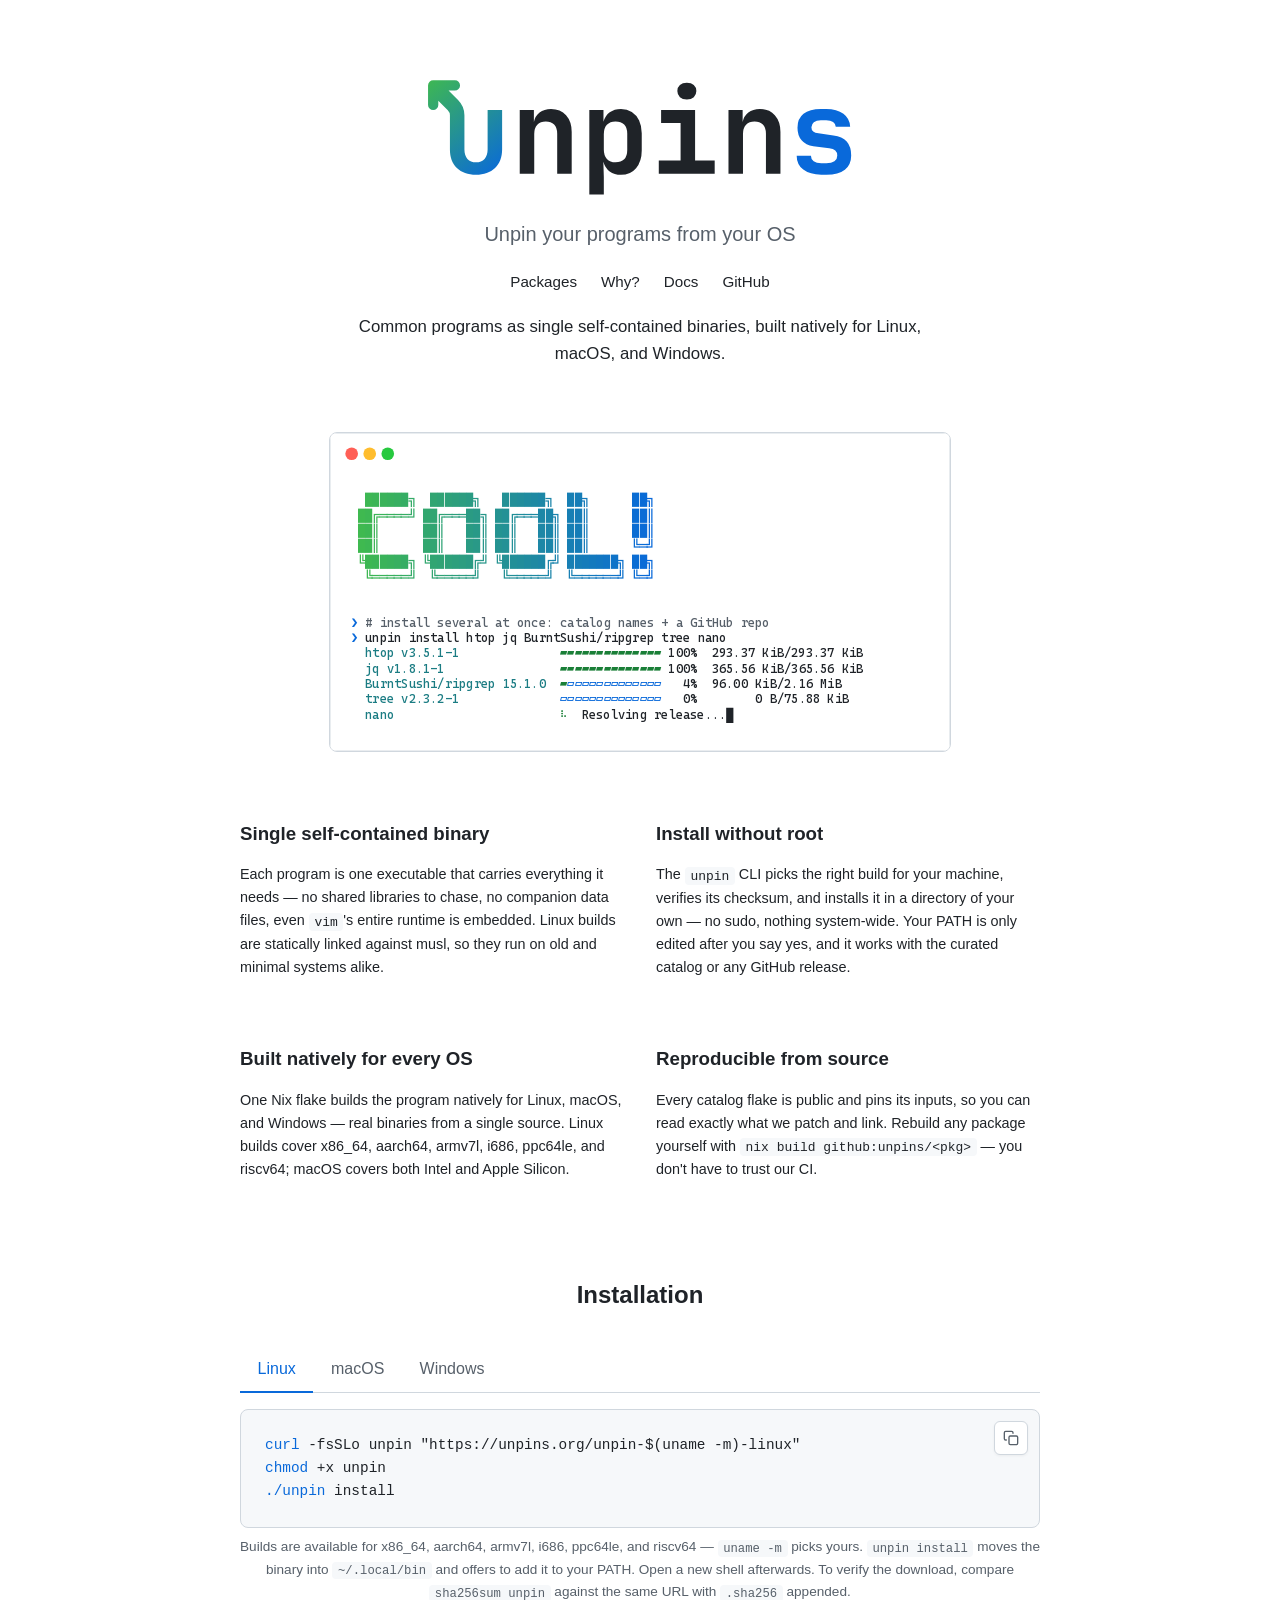
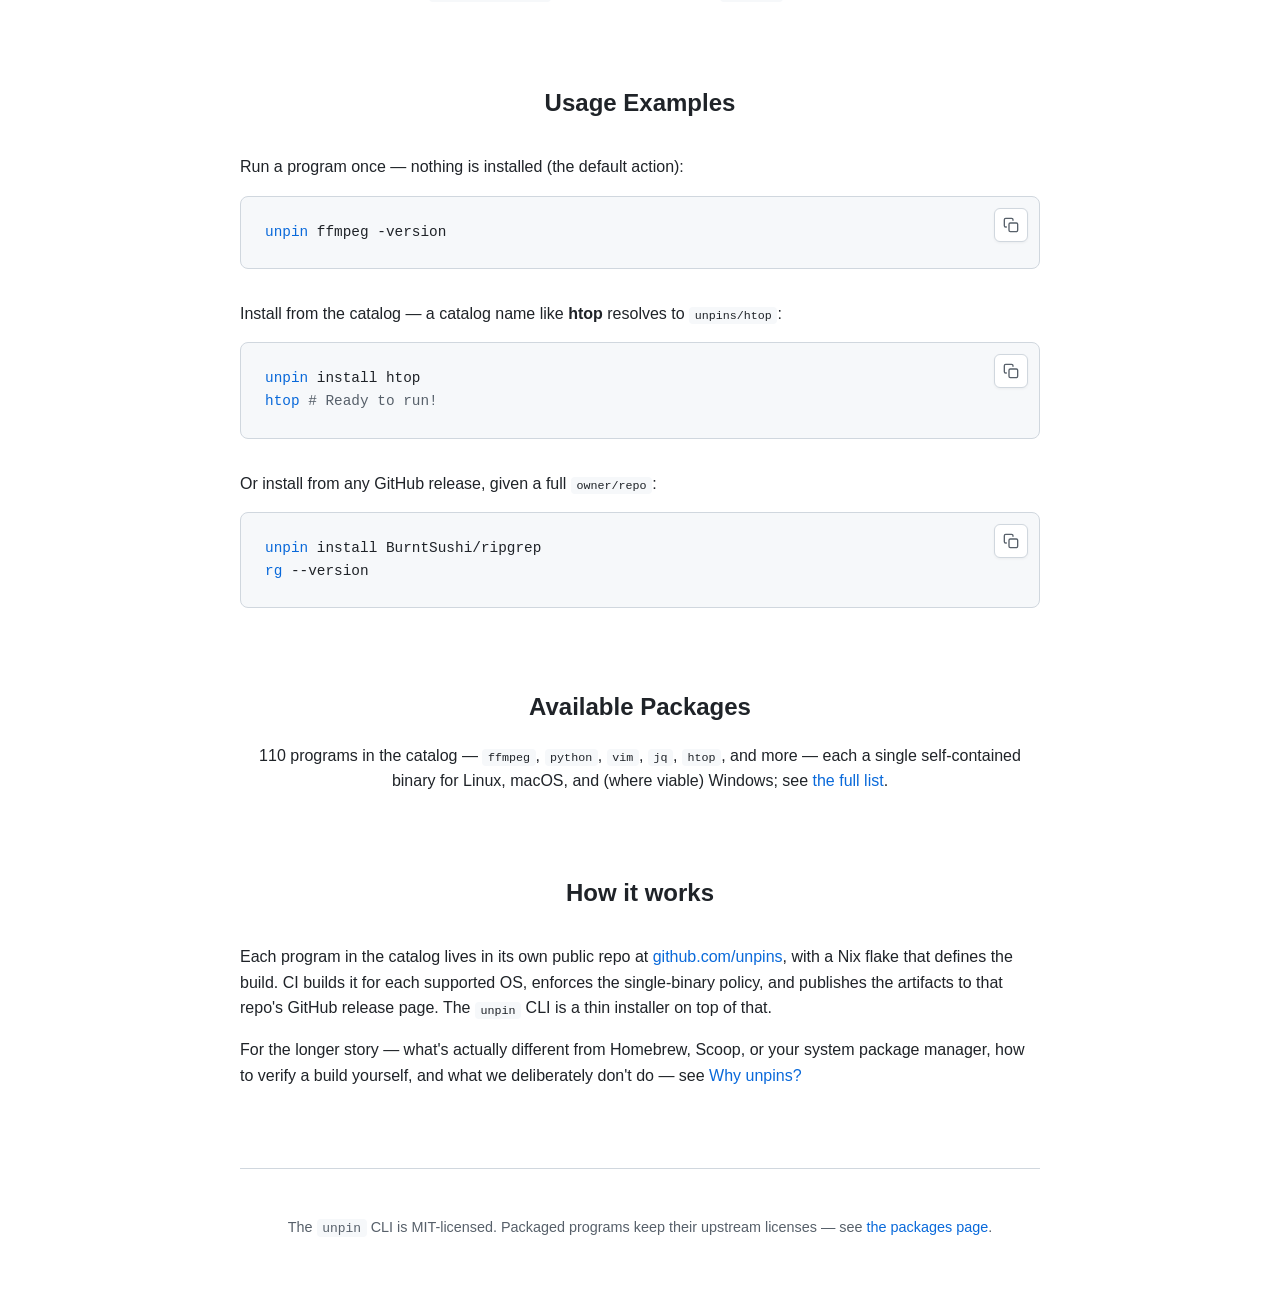
<file: index.html>
<!DOCTYPE html>
<html lang="en">
  <head>
    <meta charset="UTF-8">
    <meta name="viewport" content="width=device-width, initial-scale=1.0">
    <title>unpins — binaries for Linux, macOS &amp; Windows</title>
    <meta name="description" content="Common programs as single self-contained binaries, built natively for Linux, macOS, and Windows. The unpin CLI installs them — or anything from a GitHub release — without root.">
    <meta property="og:type" content="website">
    <meta property="og:url" content="https://unpins.org/">
    <meta property="og:title" content="unpins — binaries for Linux, macOS &amp; Windows">
    <meta property="og:description" content="Common programs as single self-contained binaries, built natively for Linux, macOS, and Windows. The unpin CLI installs them — or anything from a GitHub release — without root.">
    <meta property="og:image" content="https://unpins.org/og.png">
    <meta property="og:image:width" content="1200">
    <meta property="og:image:height" content="630">
    <meta name="twitter:card" content="summary_large_image">
    <link rel="icon" type="image/svg+xml" href="favicon.svg">
    <link rel="stylesheet" href="styles.css">
  </head>
  <body>
    <div class="container">
      <header>
        <h1><img src="unpins-logo.svg" alt="unpins" class="logo"></h1>
        <p class="tagline">Unpin your programs from your OS</p>
        <nav class="topnav">
          <a href="packages.html">Packages</a>
          <a href="why.html">Why?</a>
          <a href="https://github.com/unpins/unpin#usage">Docs</a>
          <a href="https://github.com/unpins">GitHub</a>
        </nav>
        <p class="lead">Common programs as single self-contained binaries, built natively for Linux, macOS, and Windows.</p>
      </header>

      <section class="demo">
        <picture>
          <source media="(prefers-color-scheme: dark)" srcset="demo/unpin-demo-dark.svg">
          <source media="(prefers-color-scheme: light)" srcset="demo/unpin-demo-light.svg">
          <img alt="unpin demo — run a program straight from a GitHub release, then install several from the curated catalog in parallel" src="demo/unpin-demo-dark.svg">
        </picture>
      </section>

      <section class="features">
        <div class="feature-card">
          <h3>Single self-contained binary</h3>
          <p>
            Each program is one executable that carries everything it needs — no shared libraries to chase, no companion data files, even <code>vim</code>'s entire runtime is embedded. Linux builds are statically linked against musl, so they run on old and minimal systems alike.
          </p>
        </div>
        <div class="feature-card">
          <h3>Install without root</h3>
          <p>
            The <code>unpin</code> CLI picks the right build for your machine, verifies its checksum, and installs it in a directory of your own — no sudo, nothing system-wide. Your PATH is only edited after you say yes, and it works with the curated catalog or any GitHub release.
          </p>
        </div>
        <div class="feature-card">
          <h3>Built natively for every OS</h3>
          <p>
            One Nix flake builds the program natively for Linux, macOS, and Windows — real binaries from a single source. Linux builds cover x86_64, aarch64, armv7l, i686, ppc64le, and riscv64; macOS covers both Intel and Apple Silicon.
          </p>
        </div>
        <div class="feature-card">
          <h3>Reproducible from source</h3>
          <p>
            Every catalog flake is public and pins its inputs, so you can read exactly what we patch and link. Rebuild any package yourself with <code>nix build github:unpins/&lt;pkg&gt;</code> — you don't have to trust our CI.
          </p>
        </div>
      </section>

      <section style="margin-top: 5rem;">
        <h2 style="text-align: center; margin-bottom: 2rem;">Installation</h2>

        <div class="install-tabs">
          <input type="radio" name="install-platform" id="ip-linux" class="install-tab-radio" checked>
          <input type="radio" name="install-platform" id="ip-macos" class="install-tab-radio">
          <input type="radio" name="install-platform" id="ip-windows" class="install-tab-radio">

          <div class="install-tab-labels">
            <label for="ip-linux">Linux</label>
            <label for="ip-macos">macOS</label>
            <label for="ip-windows">Windows</label>
          </div>

          <div class="install-tab-pane" data-platform="linux">
            <div class="install-box-wrapper">
              <button class="copy-btn" aria-label="Copy code" onclick="copyCode(this)" title="Copy to clipboard">
                <svg class="copy-icon" viewBox="0 0 24 24">
                  <rect x="9" y="9" width="13" height="13" rx="2" ry="2"></rect>
                  <path d="M5 15H4a2 2 0 0 1-2-2V4a2 2 0 0 1 2-2h9a2 2 0 0 1 2 2v1"></path>
                </svg>
                <svg class="check-icon" viewBox="0 0 24 24" style="display: none; stroke: #2da44e;">
                  <polyline points="20 6 9 17 4 12"></polyline>
                </svg>
              </button>
              <div class="install-box"><code><span class="cmd">curl</span> -fsSLo unpin "https://unpins.org/unpin-$(uname -m)-linux"
<span class="cmd">chmod</span> +x unpin
<span class="cmd">./unpin</span> install</code></div>
            </div>
            <p class="install-note">
              Builds are available for x86_64, aarch64, armv7l, i686, ppc64le, and riscv64 — <code>uname -m</code> picks yours.
              <code>unpin install</code> moves the binary into <code>~/.local/bin</code> and offers to add it to your PATH. Open a new shell afterwards.
              To verify the download, compare <code>sha256sum unpin</code> against the same URL with <code>.sha256</code> appended.
            </p>
          </div>

          <div class="install-tab-pane" data-platform="macos">
            <div class="install-box-wrapper">
              <button class="copy-btn" aria-label="Copy code" onclick="copyCode(this)" title="Copy to clipboard">
                <svg class="copy-icon" viewBox="0 0 24 24">
                  <rect x="9" y="9" width="13" height="13" rx="2" ry="2"></rect>
                  <path d="M5 15H4a2 2 0 0 1-2-2V4a2 2 0 0 1 2-2h9a2 2 0 0 1 2 2v1"></path>
                </svg>
                <svg class="check-icon" viewBox="0 0 24 24" style="display: none; stroke: #2da44e;">
                  <polyline points="20 6 9 17 4 12"></polyline>
                </svg>
              </button>
              <div class="install-box"><code><span class="cmd">curl</span> -fsSLo unpin "https://unpins.org/unpin-$(uname -m)-darwin"
<span class="cmd">chmod</span> +x unpin
<span class="cmd">./unpin</span> install</code></div>
            </div>
            <p class="install-note">
              Works on Intel and Apple Silicon — <code>uname -m</code> picks the right build.
              <code>unpin install</code> moves the binary into <code>~/.local/bin</code> and offers to add it to your PATH. Open a new shell afterwards.
              To verify the download, compare <code>shasum -a 256 unpin</code> against the same URL with <code>.sha256</code> appended.
            </p>
          </div>

          <div class="install-tab-pane" data-platform="windows">
            <div class="install-box-wrapper">
              <button class="copy-btn" aria-label="Copy code" onclick="copyCode(this)" title="Copy to clipboard">
                <svg class="copy-icon" viewBox="0 0 24 24">
                  <rect x="9" y="9" width="13" height="13" rx="2" ry="2"></rect>
                  <path d="M5 15H4a2 2 0 0 1-2-2V4a2 2 0 0 1 2-2h9a2 2 0 0 1 2 2v1"></path>
                </svg>
                <svg class="check-icon" viewBox="0 0 24 24" style="display: none; stroke: #2da44e;">
                  <polyline points="20 6 9 17 4 12"></polyline>
                </svg>
              </button>
              <div class="install-box"><code><span class="cmd">curl.exe</span> -fsSLo unpin.exe https://unpins.org/unpin-x86_64-windows.exe
<span class="cmd">.\unpin.exe</span> install</code></div>
            </div>
            <p class="install-note">
              Needs Windows 10 1803 or newer for the bundled <code>curl.exe</code>.
              <code>unpin install</code> moves it into <code>%LOCALAPPDATA%\unpin</code> and offers to add it to your PATH. Open a new terminal afterwards.
              To verify the download, compare <code>CertUtil -hashfile unpin.exe SHA256</code> against the same URL with <code>.sha256</code> appended.
            </p>
          </div>
        </div>
      </section>

      <section class="usage-examples" style="margin-top: 5rem;">
        <h2 style="text-align: center; margin-bottom: 2rem;">Usage Examples</h2>

        <p>Run a program once — nothing is installed (the default action):</p>
        <div class="install-box-wrapper" style="margin-top: 1rem;">
          <button class="copy-btn" aria-label="Copy code" onclick="copyCode(this)" title="Copy to clipboard">
            <svg class="copy-icon" viewBox="0 0 24 24">
              <rect x="9" y="9" width="13" height="13" rx="2" ry="2"></rect>
              <path d="M5 15H4a2 2 0 0 1-2-2V4a2 2 0 0 1 2-2h9a2 2 0 0 1 2 2v1"></path>
            </svg>
            <svg class="check-icon" viewBox="0 0 24 24" style="display: none; stroke: #2da44e;">
              <polyline points="20 6 9 17 4 12"></polyline>
            </svg>
          </button>
          <div class="install-box"><code><span class="cmd">unpin</span> ffmpeg -version</code></div>
        </div>

        <p>Install from the catalog — a catalog name like <strong>htop</strong> resolves to <code>unpins/htop</code>:</p>
        <div class="install-box-wrapper" style="margin-top: 1rem;">
          <button class="copy-btn" aria-label="Copy code" onclick="copyCode(this)" title="Copy to clipboard">
            <svg class="copy-icon" viewBox="0 0 24 24">
              <rect x="9" y="9" width="13" height="13" rx="2" ry="2"></rect>
              <path d="M5 15H4a2 2 0 0 1-2-2V4a2 2 0 0 1 2-2h9a2 2 0 0 1 2 2v1"></path>
            </svg>
            <svg class="check-icon" viewBox="0 0 24 24" style="display: none; stroke: #2da44e;">
              <polyline points="20 6 9 17 4 12"></polyline>
            </svg>
          </button>
          <div class="install-box"><code><span class="cmd">unpin</span> install htop
<span class="cmd">htop</span> <span class="comment"># Ready to run!</span></code></div>
        </div>

        <p>Or install from any GitHub release, given a full <code>owner/repo</code>:</p>
        <div class="install-box-wrapper" style="margin-top: 1rem;">
          <button class="copy-btn" aria-label="Copy code" onclick="copyCode(this)" title="Copy to clipboard">
            <svg class="copy-icon" viewBox="0 0 24 24">
              <rect x="9" y="9" width="13" height="13" rx="2" ry="2"></rect>
              <path d="M5 15H4a2 2 0 0 1-2-2V4a2 2 0 0 1 2-2h9a2 2 0 0 1 2 2v1"></path>
            </svg>
            <svg class="check-icon" viewBox="0 0 24 24" style="display: none; stroke: #2da44e;">
              <polyline points="20 6 9 17 4 12"></polyline>
            </svg>
          </button>
          <div class="install-box"><code><span class="cmd">unpin</span> install BurntSushi/ripgrep
<span class="cmd">rg</span> --version</code></div>
        </div>
      </section>

      <section style="margin-top: 5rem; text-align: center;">
        <h2 style="margin-bottom: 1rem;">Available Packages</h2>
        <!-- gen:pkg-blurb — rewritten by gen-packages.py; edit the template there -->
        <p>110 programs in the catalog — <code>ffmpeg</code>, <code>python</code>, <code>vim</code>, <code>jq</code>, <code>htop</code>, and more — each a single self-contained binary for Linux, macOS, and (where viable) Windows; see <a href="packages.html">the full list</a>.</p>
        <!-- /gen:pkg-blurb -->
      </section>

      <section style="margin-top: 5rem;">
        <h2 style="text-align: center; margin-bottom: 2rem;">How it works</h2>
        <p>
          Each program in the catalog lives in its own public repo at <a href="https://github.com/unpins">github.com/unpins</a>, with a Nix flake that defines the build. CI builds it for each supported OS, enforces the single-binary policy, and publishes the artifacts to that repo's GitHub release page. The <code>unpin</code> CLI is a thin installer on top of that.
        </p>
        <p>
          For the longer story — what's actually different from Homebrew, Scoop, or your system package manager, how to verify a build yourself, and what we deliberately don't do — see <a href="why.html">Why unpins?</a>
        </p>
      </section>

      <footer>
        <p>
          The <code>unpin</code> CLI is MIT-licensed. Packaged programs keep their upstream licenses — see <a href="packages.html">the packages page</a>.
        </p>
      </footer>
    </div>

    <script>
      function copyCode(btn) {
        const codeElement = btn.parentElement.querySelector('code');
        const textToCopy = codeElement.innerText;

        navigator.clipboard.writeText(textToCopy).then(() => {
          const copyIcon = btn.querySelector('.copy-icon');
          const checkIcon = btn.querySelector('.check-icon');

          copyIcon.style.display = 'none';
          checkIcon.style.display = 'block';

          setTimeout(() => {
            copyIcon.style.display = 'block';
            checkIcon.style.display = 'none';
          }, 2000);
        }).catch(err => {
          console.error('Failed to copy text: ', err);
        });
      }

    </script>
  </body>
</html>
</file>
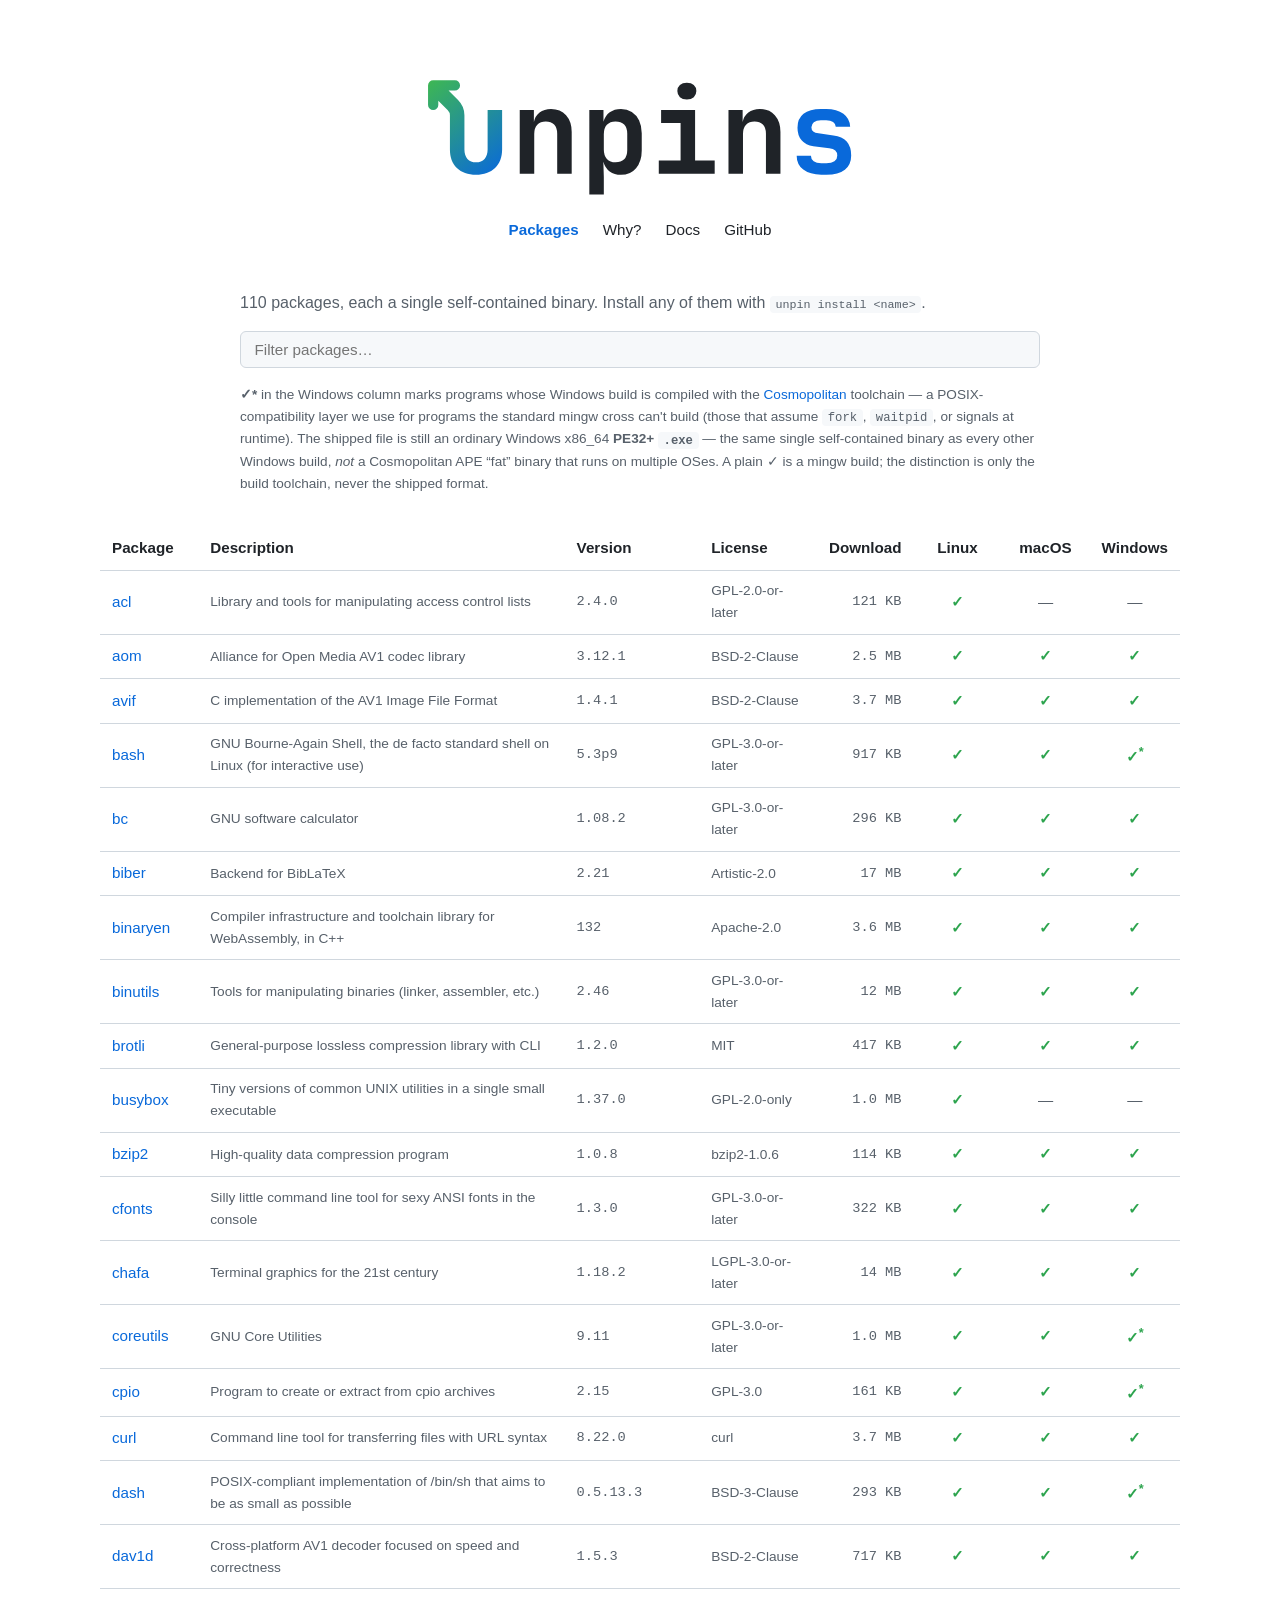
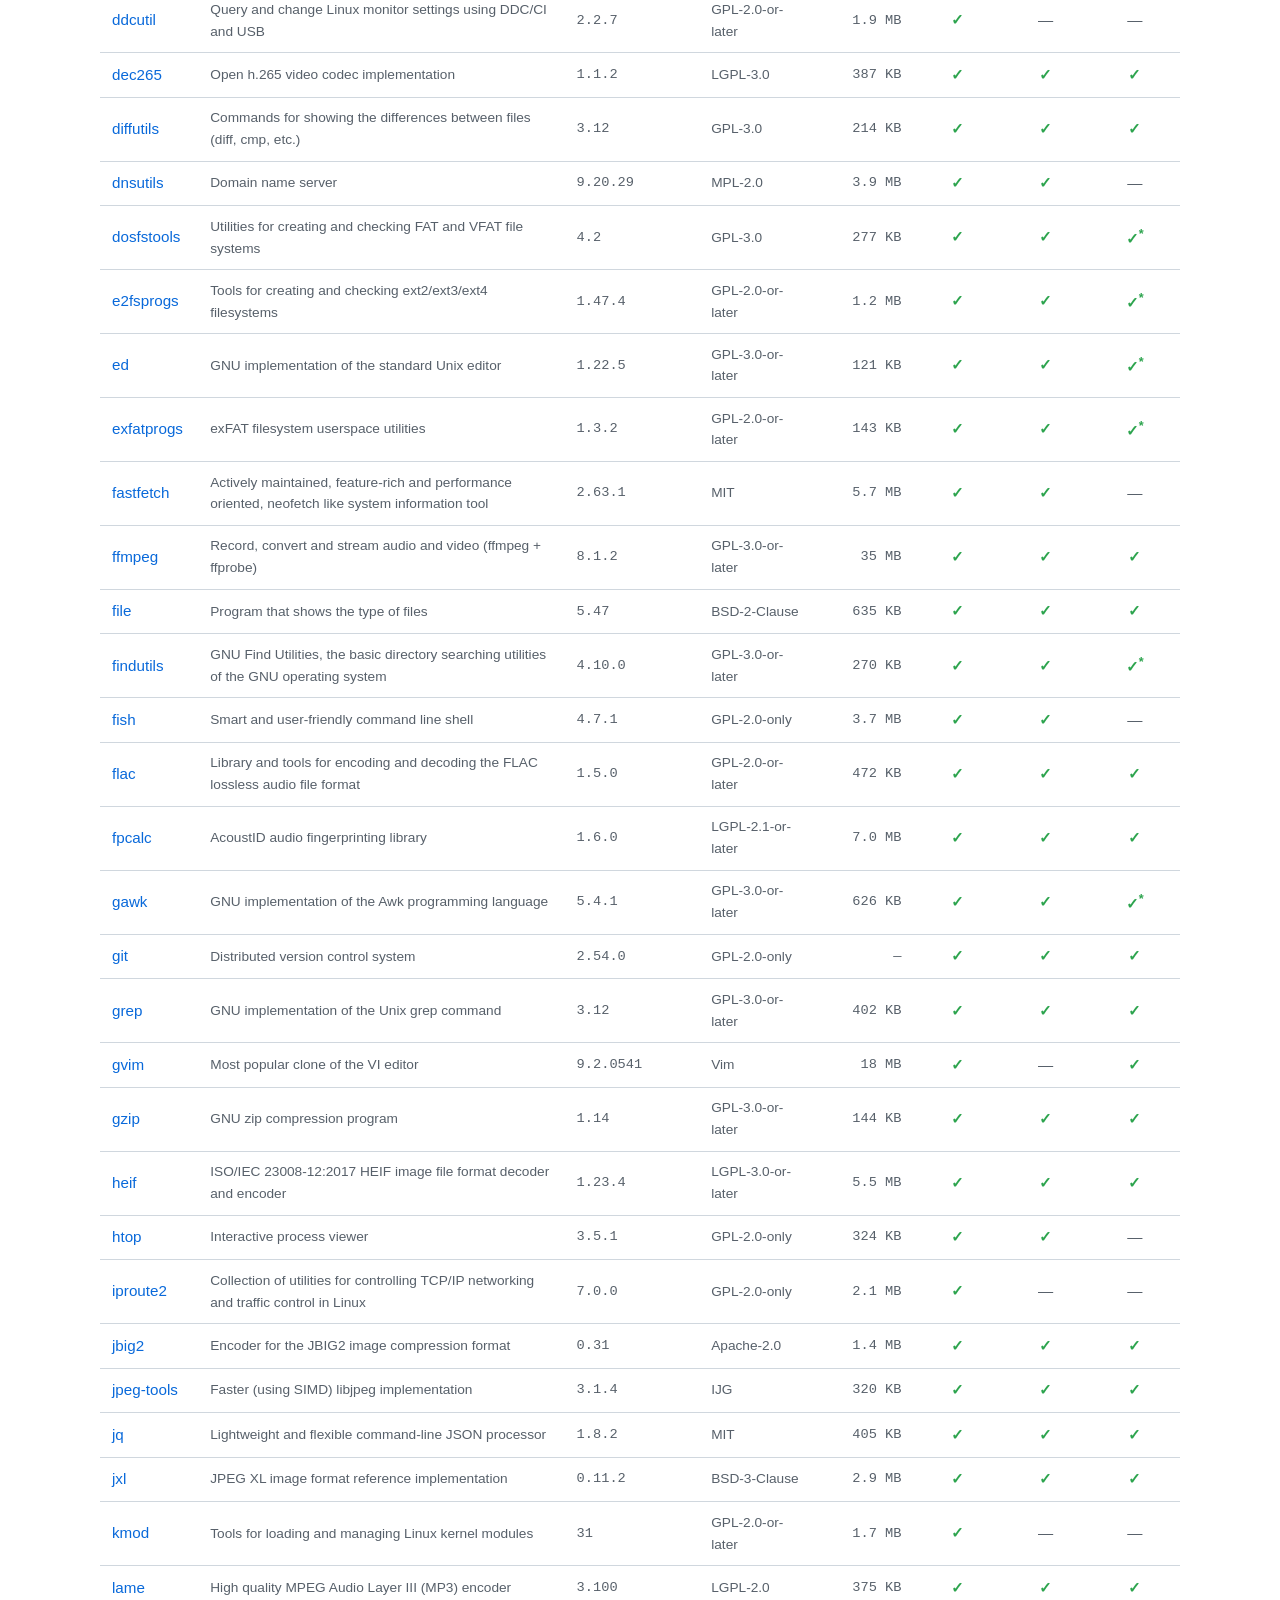
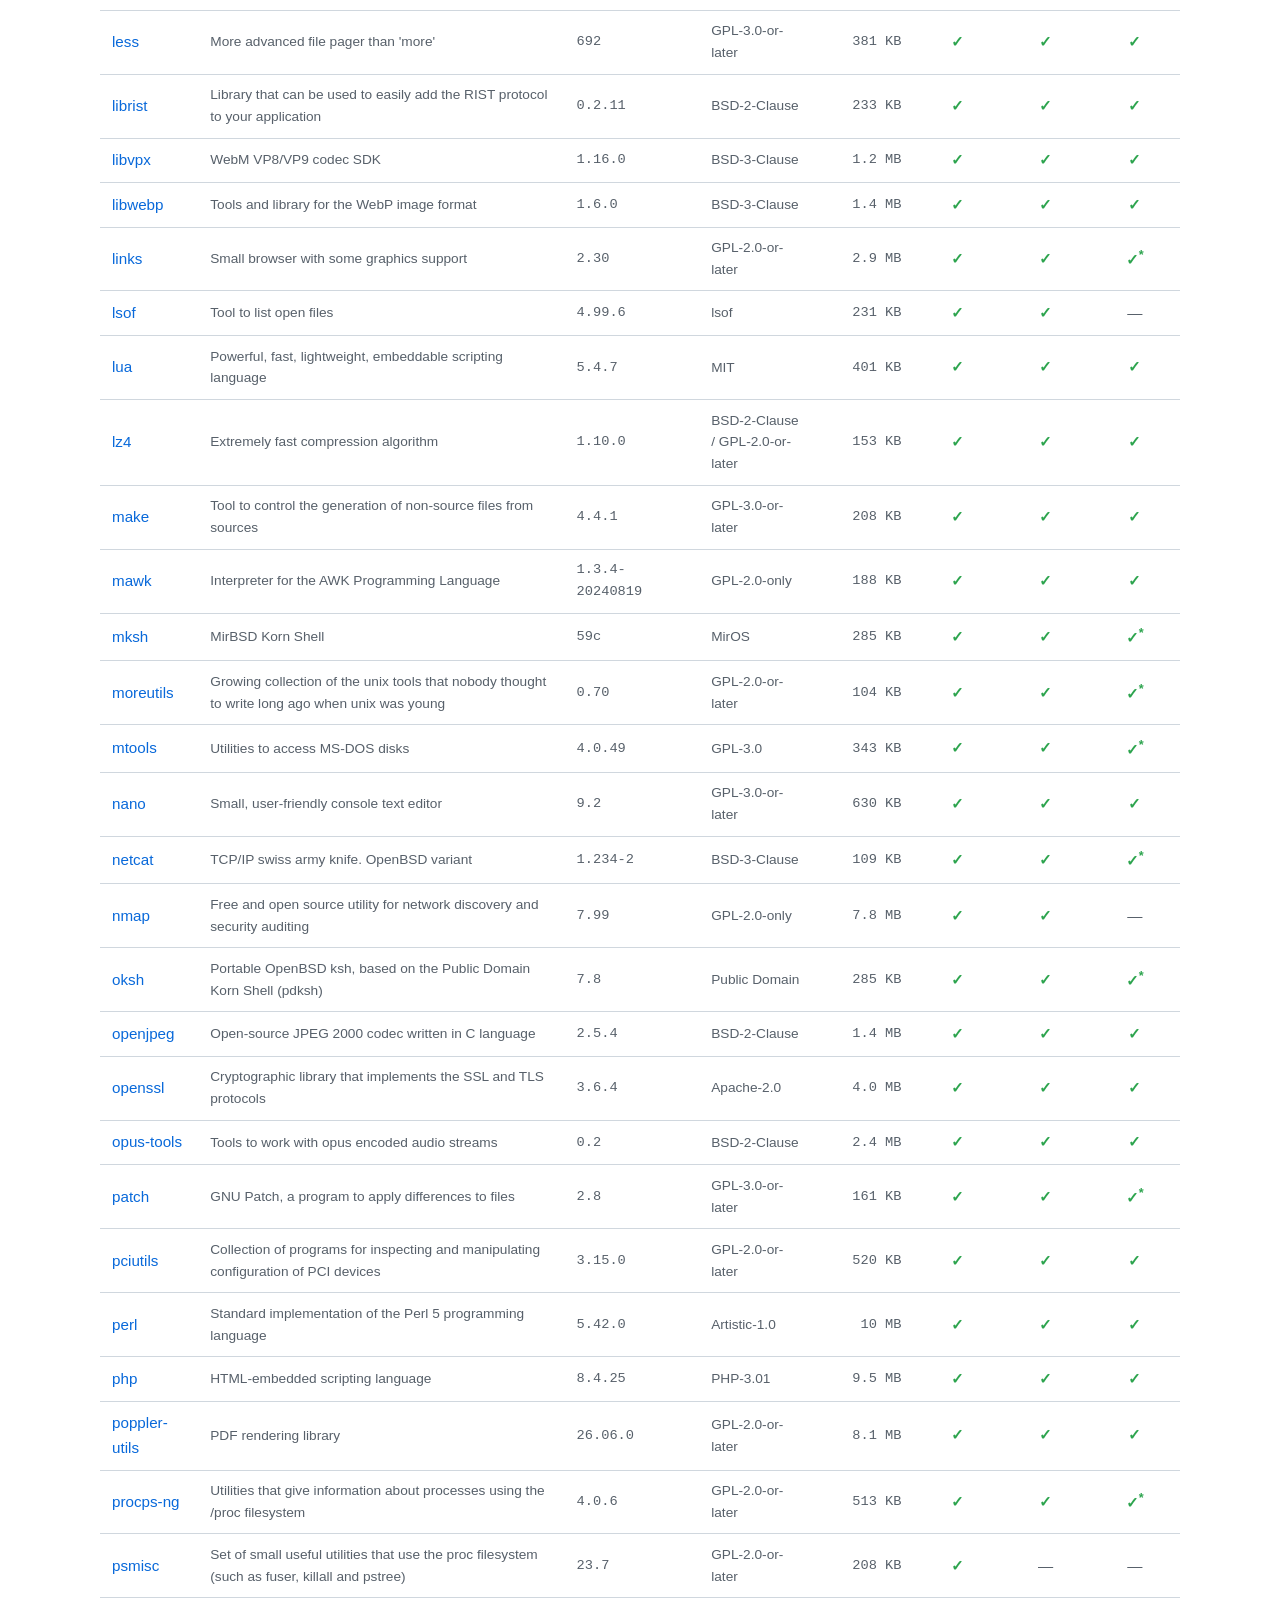
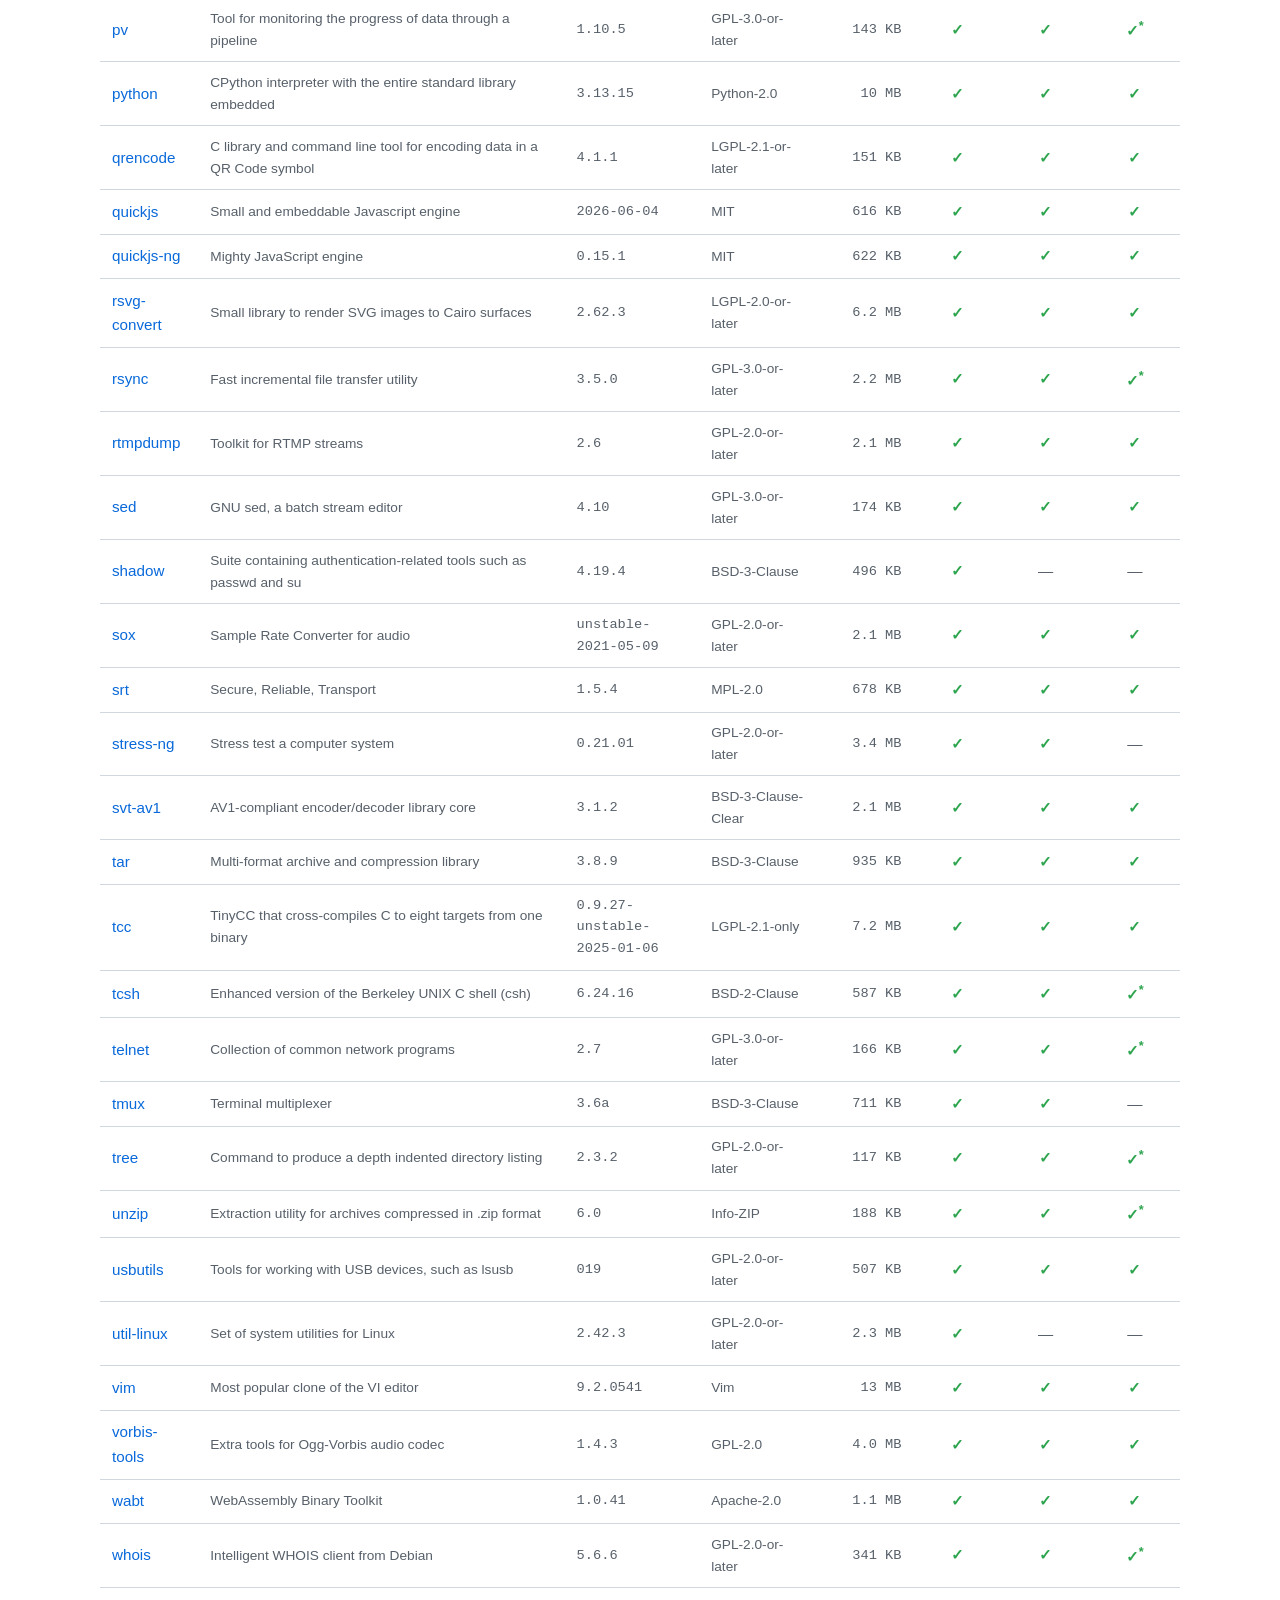
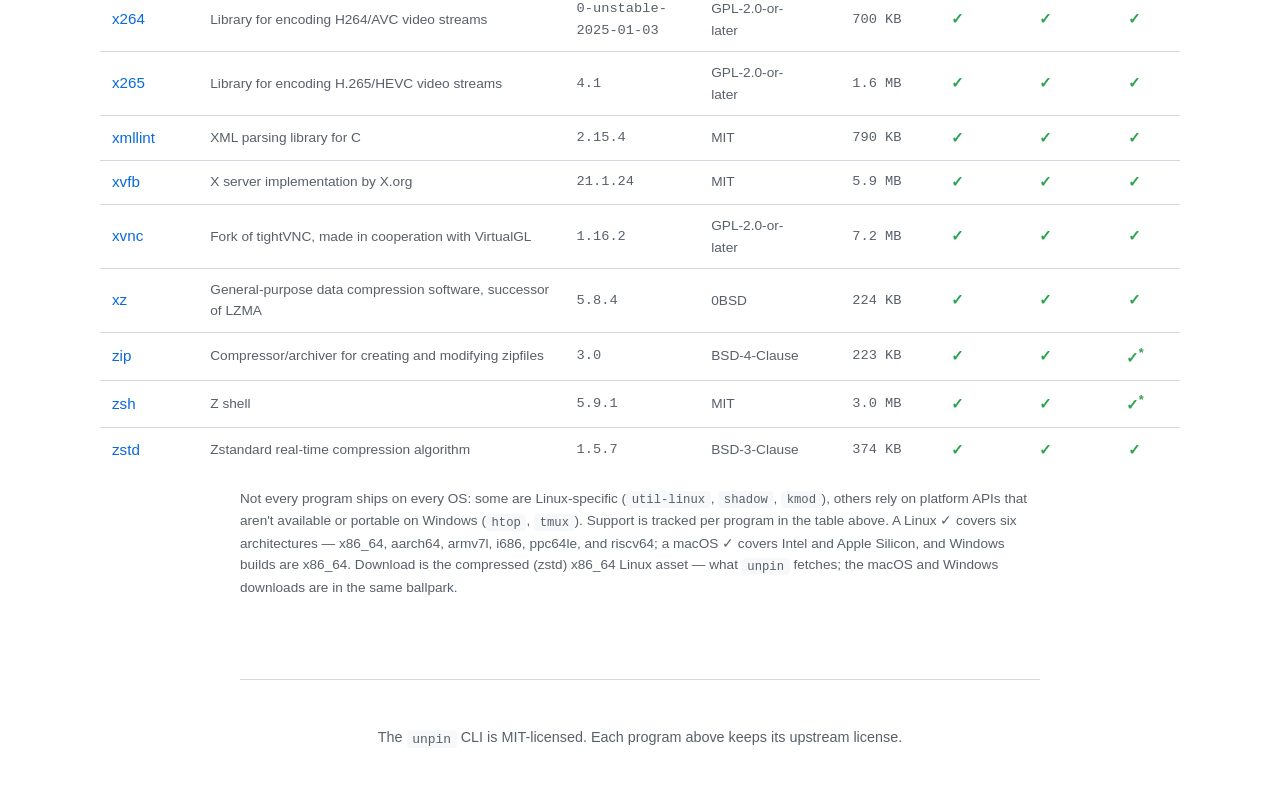
<file: packages.html>
<!DOCTYPE html>
<html lang="en">
  <head>
    <meta charset="UTF-8">
    <meta name="viewport" content="width=device-width, initial-scale=1.0">
    <title>unpins — available packages</title>
    <meta name="description" content="The unpins catalog: 110 programs built as single self-contained binaries for Linux, macOS, and Windows — htop, ffmpeg, python, vim, jq, and more.">
    <meta property="og:type" content="website">
    <meta property="og:url" content="https://unpins.org/packages.html">
    <meta property="og:title" content="unpins — available packages">
    <meta property="og:description" content="The unpins catalog: 110 programs built as single self-contained binaries for Linux, macOS, and Windows — htop, ffmpeg, python, vim, jq, and more.">
    <meta property="og:image" content="https://unpins.org/og.png">
    <meta property="og:image:width" content="1200">
    <meta property="og:image:height" content="630">
    <meta name="twitter:card" content="summary_large_image">
    <link rel="icon" type="image/svg+xml" href="favicon.svg">
    <link rel="stylesheet" href="styles.css">
  </head>
  <body class="subpage">
    <div class="container">
      <header>
        <h1><a href="index.html"><img src="unpins-logo.svg" alt="unpins" class="logo"></a></h1>
        <nav class="topnav">
          <a href="packages.html" aria-current="page">Packages</a>
          <a href="why.html">Why?</a>
          <a href="https://github.com/unpins/unpin#usage">Docs</a>
          <a href="https://github.com/unpins">GitHub</a>
        </nav>
      </header>

      <section>
        <p class="pkg-count">110 packages, each a single self-contained binary. Install any of them with <code>unpin install &lt;name&gt;</code>.</p>
        <input type="search" id="pkg-filter" class="pkg-filter" placeholder="Filter packages…" aria-label="Filter packages">
        <p class="pkg-note cosmo-note">
          <strong>✓*</strong> in the Windows column marks programs whose Windows build is compiled with the <a href="https://github.com/jart/cosmopolitan">Cosmopolitan</a> toolchain — a POSIX-compatibility layer we use for programs the standard mingw cross can't build (those that assume <code>fork</code>, <code>waitpid</code>, or signals at runtime). The shipped file is still an ordinary Windows&nbsp;x86_64 <strong>PE32+ <code>.exe</code></strong> — the same single self-contained binary as every other Windows build, <em>not</em> a Cosmopolitan APE&nbsp;“fat”&nbsp;binary that runs on multiple OSes. A plain&nbsp;✓ is a mingw build; the distinction is only the build toolchain, never the shipped format.
        </p>
        <div class="table-scroll">
        <table class="pkg-table">
          <thead>
            <tr>
              <th>Package</th>
              <th>Description</th>
              <th>Version</th>
              <th>License</th>
              <th class="size">Download</th>
              <th class="os">Linux</th>
              <th class="os">macOS</th>
              <th class="os">Windows</th>
            </tr>
          </thead>
          <tbody>
            <tr><td><a href="https://github.com/unpins/acl">acl</a></td><td class="desc">Library and tools for manipulating access control lists</td><td class="version">2.4.0</td><td class="license">GPL-2.0-or-later</td><td class="size">121 KB</td><td class="os yes"><span aria-hidden="true">✓</span><span class="sr-only">yes</span></td><td class="os"><span aria-hidden="true">—</span><span class="sr-only">no</span></td><td class="os"><span aria-hidden="true">—</span><span class="sr-only">no</span></td></tr>
            <tr><td><a href="https://github.com/unpins/aom">aom</a></td><td class="desc">Alliance for Open Media AV1 codec library</td><td class="version">3.12.1</td><td class="license">BSD-2-Clause</td><td class="size">2.5 MB</td><td class="os yes"><span aria-hidden="true">✓</span><span class="sr-only">yes</span></td><td class="os yes"><span aria-hidden="true">✓</span><span class="sr-only">yes</span></td><td class="os yes"><span aria-hidden="true">✓</span><span class="sr-only">yes</span></td></tr>
            <tr><td><a href="https://github.com/unpins/avif">avif</a></td><td class="desc">C implementation of the AV1 Image File Format</td><td class="version">1.4.1</td><td class="license">BSD-2-Clause</td><td class="size">3.7 MB</td><td class="os yes"><span aria-hidden="true">✓</span><span class="sr-only">yes</span></td><td class="os yes"><span aria-hidden="true">✓</span><span class="sr-only">yes</span></td><td class="os yes"><span aria-hidden="true">✓</span><span class="sr-only">yes</span></td></tr>
            <tr><td><a href="https://github.com/unpins/bash">bash</a></td><td class="desc">GNU Bourne-Again Shell, the de facto standard shell on Linux (for interactive use)</td><td class="version">5.3p9</td><td class="license">GPL-3.0-or-later</td><td class="size">917 KB</td><td class="os yes"><span aria-hidden="true">✓</span><span class="sr-only">yes</span></td><td class="os yes"><span aria-hidden="true">✓</span><span class="sr-only">yes</span></td><td class="os yes"><span aria-hidden="true">✓<sup>*</sup></span><span class="sr-only">yes, built with Cosmopolitan</span></td></tr>
            <tr><td><a href="https://github.com/unpins/bc">bc</a></td><td class="desc">GNU software calculator</td><td class="version">1.08.2</td><td class="license">GPL-3.0-or-later</td><td class="size">296 KB</td><td class="os yes"><span aria-hidden="true">✓</span><span class="sr-only">yes</span></td><td class="os yes"><span aria-hidden="true">✓</span><span class="sr-only">yes</span></td><td class="os yes"><span aria-hidden="true">✓</span><span class="sr-only">yes</span></td></tr>
            <tr><td><a href="https://github.com/unpins/biber">biber</a></td><td class="desc">Backend for BibLaTeX</td><td class="version">2.21</td><td class="license">Artistic-2.0</td><td class="size">17 MB</td><td class="os yes"><span aria-hidden="true">✓</span><span class="sr-only">yes</span></td><td class="os yes"><span aria-hidden="true">✓</span><span class="sr-only">yes</span></td><td class="os yes"><span aria-hidden="true">✓</span><span class="sr-only">yes</span></td></tr>
            <tr><td><a href="https://github.com/unpins/binaryen">binaryen</a></td><td class="desc">Compiler infrastructure and toolchain library for WebAssembly, in C++</td><td class="version">132</td><td class="license">Apache-2.0</td><td class="size">3.6 MB</td><td class="os yes"><span aria-hidden="true">✓</span><span class="sr-only">yes</span></td><td class="os yes"><span aria-hidden="true">✓</span><span class="sr-only">yes</span></td><td class="os yes"><span aria-hidden="true">✓</span><span class="sr-only">yes</span></td></tr>
            <tr><td><a href="https://github.com/unpins/binutils">binutils</a></td><td class="desc">Tools for manipulating binaries (linker, assembler, etc.)</td><td class="version">2.46</td><td class="license">GPL-3.0-or-later</td><td class="size">12 MB</td><td class="os yes"><span aria-hidden="true">✓</span><span class="sr-only">yes</span></td><td class="os yes"><span aria-hidden="true">✓</span><span class="sr-only">yes</span></td><td class="os yes"><span aria-hidden="true">✓</span><span class="sr-only">yes</span></td></tr>
            <tr><td><a href="https://github.com/unpins/brotli">brotli</a></td><td class="desc">General-purpose lossless compression library with CLI</td><td class="version">1.2.0</td><td class="license">MIT</td><td class="size">417 KB</td><td class="os yes"><span aria-hidden="true">✓</span><span class="sr-only">yes</span></td><td class="os yes"><span aria-hidden="true">✓</span><span class="sr-only">yes</span></td><td class="os yes"><span aria-hidden="true">✓</span><span class="sr-only">yes</span></td></tr>
            <tr><td><a href="https://github.com/unpins/busybox">busybox</a></td><td class="desc">Tiny versions of common UNIX utilities in a single small executable</td><td class="version">1.37.0</td><td class="license">GPL-2.0-only</td><td class="size">1.0 MB</td><td class="os yes"><span aria-hidden="true">✓</span><span class="sr-only">yes</span></td><td class="os"><span aria-hidden="true">—</span><span class="sr-only">no</span></td><td class="os"><span aria-hidden="true">—</span><span class="sr-only">no</span></td></tr>
            <tr><td><a href="https://github.com/unpins/bzip2">bzip2</a></td><td class="desc">High-quality data compression program</td><td class="version">1.0.8</td><td class="license">bzip2-1.0.6</td><td class="size">114 KB</td><td class="os yes"><span aria-hidden="true">✓</span><span class="sr-only">yes</span></td><td class="os yes"><span aria-hidden="true">✓</span><span class="sr-only">yes</span></td><td class="os yes"><span aria-hidden="true">✓</span><span class="sr-only">yes</span></td></tr>
            <tr><td><a href="https://github.com/unpins/cfonts">cfonts</a></td><td class="desc">Silly little command line tool for sexy ANSI fonts in the console</td><td class="version">1.3.0</td><td class="license">GPL-3.0-or-later</td><td class="size">322 KB</td><td class="os yes"><span aria-hidden="true">✓</span><span class="sr-only">yes</span></td><td class="os yes"><span aria-hidden="true">✓</span><span class="sr-only">yes</span></td><td class="os yes"><span aria-hidden="true">✓</span><span class="sr-only">yes</span></td></tr>
            <tr><td><a href="https://github.com/unpins/chafa">chafa</a></td><td class="desc">Terminal graphics for the 21st century</td><td class="version">1.18.2</td><td class="license">LGPL-3.0-or-later</td><td class="size">14 MB</td><td class="os yes"><span aria-hidden="true">✓</span><span class="sr-only">yes</span></td><td class="os yes"><span aria-hidden="true">✓</span><span class="sr-only">yes</span></td><td class="os yes"><span aria-hidden="true">✓</span><span class="sr-only">yes</span></td></tr>
            <tr><td><a href="https://github.com/unpins/coreutils">coreutils</a></td><td class="desc">GNU Core Utilities</td><td class="version">9.11</td><td class="license">GPL-3.0-or-later</td><td class="size">1.0 MB</td><td class="os yes"><span aria-hidden="true">✓</span><span class="sr-only">yes</span></td><td class="os yes"><span aria-hidden="true">✓</span><span class="sr-only">yes</span></td><td class="os yes"><span aria-hidden="true">✓<sup>*</sup></span><span class="sr-only">yes, built with Cosmopolitan</span></td></tr>
            <tr><td><a href="https://github.com/unpins/cpio">cpio</a></td><td class="desc">Program to create or extract from cpio archives</td><td class="version">2.15</td><td class="license">GPL-3.0</td><td class="size">161 KB</td><td class="os yes"><span aria-hidden="true">✓</span><span class="sr-only">yes</span></td><td class="os yes"><span aria-hidden="true">✓</span><span class="sr-only">yes</span></td><td class="os yes"><span aria-hidden="true">✓<sup>*</sup></span><span class="sr-only">yes, built with Cosmopolitan</span></td></tr>
            <tr><td><a href="https://github.com/unpins/curl">curl</a></td><td class="desc">Command line tool for transferring files with URL syntax</td><td class="version">8.22.0</td><td class="license">curl</td><td class="size">3.7 MB</td><td class="os yes"><span aria-hidden="true">✓</span><span class="sr-only">yes</span></td><td class="os yes"><span aria-hidden="true">✓</span><span class="sr-only">yes</span></td><td class="os yes"><span aria-hidden="true">✓</span><span class="sr-only">yes</span></td></tr>
            <tr><td><a href="https://github.com/unpins/dash">dash</a></td><td class="desc">POSIX-compliant implementation of /bin/sh that aims to be as small as possible</td><td class="version">0.5.13.3</td><td class="license">BSD-3-Clause</td><td class="size">293 KB</td><td class="os yes"><span aria-hidden="true">✓</span><span class="sr-only">yes</span></td><td class="os yes"><span aria-hidden="true">✓</span><span class="sr-only">yes</span></td><td class="os yes"><span aria-hidden="true">✓<sup>*</sup></span><span class="sr-only">yes, built with Cosmopolitan</span></td></tr>
            <tr><td><a href="https://github.com/unpins/dav1d">dav1d</a></td><td class="desc">Cross-platform AV1 decoder focused on speed and correctness</td><td class="version">1.5.3</td><td class="license">BSD-2-Clause</td><td class="size">717 KB</td><td class="os yes"><span aria-hidden="true">✓</span><span class="sr-only">yes</span></td><td class="os yes"><span aria-hidden="true">✓</span><span class="sr-only">yes</span></td><td class="os yes"><span aria-hidden="true">✓</span><span class="sr-only">yes</span></td></tr>
            <tr><td><a href="https://github.com/unpins/ddcutil">ddcutil</a></td><td class="desc">Query and change Linux monitor settings using DDC/CI and USB</td><td class="version">2.2.7</td><td class="license">GPL-2.0-or-later</td><td class="size">1.9 MB</td><td class="os yes"><span aria-hidden="true">✓</span><span class="sr-only">yes</span></td><td class="os"><span aria-hidden="true">—</span><span class="sr-only">no</span></td><td class="os"><span aria-hidden="true">—</span><span class="sr-only">no</span></td></tr>
            <tr><td><a href="https://github.com/unpins/dec265">dec265</a></td><td class="desc">Open h.265 video codec implementation</td><td class="version">1.1.2</td><td class="license">LGPL-3.0</td><td class="size">387 KB</td><td class="os yes"><span aria-hidden="true">✓</span><span class="sr-only">yes</span></td><td class="os yes"><span aria-hidden="true">✓</span><span class="sr-only">yes</span></td><td class="os yes"><span aria-hidden="true">✓</span><span class="sr-only">yes</span></td></tr>
            <tr><td><a href="https://github.com/unpins/diffutils">diffutils</a></td><td class="desc">Commands for showing the differences between files (diff, cmp, etc.)</td><td class="version">3.12</td><td class="license">GPL-3.0</td><td class="size">214 KB</td><td class="os yes"><span aria-hidden="true">✓</span><span class="sr-only">yes</span></td><td class="os yes"><span aria-hidden="true">✓</span><span class="sr-only">yes</span></td><td class="os yes"><span aria-hidden="true">✓</span><span class="sr-only">yes</span></td></tr>
            <tr><td><a href="https://github.com/unpins/dnsutils">dnsutils</a></td><td class="desc">Domain name server</td><td class="version">9.20.29</td><td class="license">MPL-2.0</td><td class="size">3.9 MB</td><td class="os yes"><span aria-hidden="true">✓</span><span class="sr-only">yes</span></td><td class="os yes"><span aria-hidden="true">✓</span><span class="sr-only">yes</span></td><td class="os"><span aria-hidden="true">—</span><span class="sr-only">no</span></td></tr>
            <tr><td><a href="https://github.com/unpins/dosfstools">dosfstools</a></td><td class="desc">Utilities for creating and checking FAT and VFAT file systems</td><td class="version">4.2</td><td class="license">GPL-3.0</td><td class="size">277 KB</td><td class="os yes"><span aria-hidden="true">✓</span><span class="sr-only">yes</span></td><td class="os yes"><span aria-hidden="true">✓</span><span class="sr-only">yes</span></td><td class="os yes"><span aria-hidden="true">✓<sup>*</sup></span><span class="sr-only">yes, built with Cosmopolitan</span></td></tr>
            <tr><td><a href="https://github.com/unpins/e2fsprogs">e2fsprogs</a></td><td class="desc">Tools for creating and checking ext2/ext3/ext4 filesystems</td><td class="version">1.47.4</td><td class="license">GPL-2.0-or-later</td><td class="size">1.2 MB</td><td class="os yes"><span aria-hidden="true">✓</span><span class="sr-only">yes</span></td><td class="os yes"><span aria-hidden="true">✓</span><span class="sr-only">yes</span></td><td class="os yes"><span aria-hidden="true">✓<sup>*</sup></span><span class="sr-only">yes, built with Cosmopolitan</span></td></tr>
            <tr><td><a href="https://github.com/unpins/ed">ed</a></td><td class="desc">GNU implementation of the standard Unix editor</td><td class="version">1.22.5</td><td class="license">GPL-3.0-or-later</td><td class="size">121 KB</td><td class="os yes"><span aria-hidden="true">✓</span><span class="sr-only">yes</span></td><td class="os yes"><span aria-hidden="true">✓</span><span class="sr-only">yes</span></td><td class="os yes"><span aria-hidden="true">✓<sup>*</sup></span><span class="sr-only">yes, built with Cosmopolitan</span></td></tr>
            <tr><td><a href="https://github.com/unpins/exfatprogs">exfatprogs</a></td><td class="desc">exFAT filesystem userspace utilities</td><td class="version">1.3.2</td><td class="license">GPL-2.0-or-later</td><td class="size">143 KB</td><td class="os yes"><span aria-hidden="true">✓</span><span class="sr-only">yes</span></td><td class="os yes"><span aria-hidden="true">✓</span><span class="sr-only">yes</span></td><td class="os yes"><span aria-hidden="true">✓<sup>*</sup></span><span class="sr-only">yes, built with Cosmopolitan</span></td></tr>
            <tr><td><a href="https://github.com/unpins/fastfetch">fastfetch</a></td><td class="desc">Actively maintained, feature-rich and performance oriented, neofetch like system information tool</td><td class="version">2.63.1</td><td class="license">MIT</td><td class="size">5.7 MB</td><td class="os yes"><span aria-hidden="true">✓</span><span class="sr-only">yes</span></td><td class="os yes"><span aria-hidden="true">✓</span><span class="sr-only">yes</span></td><td class="os"><span aria-hidden="true">—</span><span class="sr-only">no</span></td></tr>
            <tr><td><a href="https://github.com/unpins/ffmpeg">ffmpeg</a></td><td class="desc">Record, convert and stream audio and video (ffmpeg + ffprobe)</td><td class="version">8.1.2</td><td class="license">GPL-3.0-or-later</td><td class="size">35 MB</td><td class="os yes"><span aria-hidden="true">✓</span><span class="sr-only">yes</span></td><td class="os yes"><span aria-hidden="true">✓</span><span class="sr-only">yes</span></td><td class="os yes"><span aria-hidden="true">✓</span><span class="sr-only">yes</span></td></tr>
            <tr><td><a href="https://github.com/unpins/file">file</a></td><td class="desc">Program that shows the type of files</td><td class="version">5.47</td><td class="license">BSD-2-Clause</td><td class="size">635 KB</td><td class="os yes"><span aria-hidden="true">✓</span><span class="sr-only">yes</span></td><td class="os yes"><span aria-hidden="true">✓</span><span class="sr-only">yes</span></td><td class="os yes"><span aria-hidden="true">✓</span><span class="sr-only">yes</span></td></tr>
            <tr><td><a href="https://github.com/unpins/findutils">findutils</a></td><td class="desc">GNU Find Utilities, the basic directory searching utilities of the GNU operating system</td><td class="version">4.10.0</td><td class="license">GPL-3.0-or-later</td><td class="size">270 KB</td><td class="os yes"><span aria-hidden="true">✓</span><span class="sr-only">yes</span></td><td class="os yes"><span aria-hidden="true">✓</span><span class="sr-only">yes</span></td><td class="os yes"><span aria-hidden="true">✓<sup>*</sup></span><span class="sr-only">yes, built with Cosmopolitan</span></td></tr>
            <tr><td><a href="https://github.com/unpins/fish">fish</a></td><td class="desc">Smart and user-friendly command line shell</td><td class="version">4.7.1</td><td class="license">GPL-2.0-only</td><td class="size">3.7 MB</td><td class="os yes"><span aria-hidden="true">✓</span><span class="sr-only">yes</span></td><td class="os yes"><span aria-hidden="true">✓</span><span class="sr-only">yes</span></td><td class="os"><span aria-hidden="true">—</span><span class="sr-only">no</span></td></tr>
            <tr><td><a href="https://github.com/unpins/flac">flac</a></td><td class="desc">Library and tools for encoding and decoding the FLAC lossless audio file format</td><td class="version">1.5.0</td><td class="license">GPL-2.0-or-later</td><td class="size">472 KB</td><td class="os yes"><span aria-hidden="true">✓</span><span class="sr-only">yes</span></td><td class="os yes"><span aria-hidden="true">✓</span><span class="sr-only">yes</span></td><td class="os yes"><span aria-hidden="true">✓</span><span class="sr-only">yes</span></td></tr>
            <tr><td><a href="https://github.com/unpins/fpcalc">fpcalc</a></td><td class="desc">AcoustID audio fingerprinting library</td><td class="version">1.6.0</td><td class="license">LGPL-2.1-or-later</td><td class="size">7.0 MB</td><td class="os yes"><span aria-hidden="true">✓</span><span class="sr-only">yes</span></td><td class="os yes"><span aria-hidden="true">✓</span><span class="sr-only">yes</span></td><td class="os yes"><span aria-hidden="true">✓</span><span class="sr-only">yes</span></td></tr>
            <tr><td><a href="https://github.com/unpins/gawk">gawk</a></td><td class="desc">GNU implementation of the Awk programming language</td><td class="version">5.4.1</td><td class="license">GPL-3.0-or-later</td><td class="size">626 KB</td><td class="os yes"><span aria-hidden="true">✓</span><span class="sr-only">yes</span></td><td class="os yes"><span aria-hidden="true">✓</span><span class="sr-only">yes</span></td><td class="os yes"><span aria-hidden="true">✓<sup>*</sup></span><span class="sr-only">yes, built with Cosmopolitan</span></td></tr>
            <tr><td><a href="https://github.com/unpins/git">git</a></td><td class="desc">Distributed version control system</td><td class="version">2.54.0</td><td class="license">GPL-2.0-only</td><td class="size">—</td><td class="os yes"><span aria-hidden="true">✓</span><span class="sr-only">yes</span></td><td class="os yes"><span aria-hidden="true">✓</span><span class="sr-only">yes</span></td><td class="os yes"><span aria-hidden="true">✓</span><span class="sr-only">yes</span></td></tr>
            <tr><td><a href="https://github.com/unpins/grep">grep</a></td><td class="desc">GNU implementation of the Unix grep command</td><td class="version">3.12</td><td class="license">GPL-3.0-or-later</td><td class="size">402 KB</td><td class="os yes"><span aria-hidden="true">✓</span><span class="sr-only">yes</span></td><td class="os yes"><span aria-hidden="true">✓</span><span class="sr-only">yes</span></td><td class="os yes"><span aria-hidden="true">✓</span><span class="sr-only">yes</span></td></tr>
            <tr><td><a href="https://github.com/unpins/gvim">gvim</a></td><td class="desc">Most popular clone of the VI editor</td><td class="version">9.2.0541</td><td class="license">Vim</td><td class="size">18 MB</td><td class="os yes"><span aria-hidden="true">✓</span><span class="sr-only">yes</span></td><td class="os"><span aria-hidden="true">—</span><span class="sr-only">no</span></td><td class="os yes"><span aria-hidden="true">✓</span><span class="sr-only">yes</span></td></tr>
            <tr><td><a href="https://github.com/unpins/gzip">gzip</a></td><td class="desc">GNU zip compression program</td><td class="version">1.14</td><td class="license">GPL-3.0-or-later</td><td class="size">144 KB</td><td class="os yes"><span aria-hidden="true">✓</span><span class="sr-only">yes</span></td><td class="os yes"><span aria-hidden="true">✓</span><span class="sr-only">yes</span></td><td class="os yes"><span aria-hidden="true">✓</span><span class="sr-only">yes</span></td></tr>
            <tr><td><a href="https://github.com/unpins/heif">heif</a></td><td class="desc">ISO/IEC 23008-12:2017 HEIF image file format decoder and encoder</td><td class="version">1.23.4</td><td class="license">LGPL-3.0-or-later</td><td class="size">5.5 MB</td><td class="os yes"><span aria-hidden="true">✓</span><span class="sr-only">yes</span></td><td class="os yes"><span aria-hidden="true">✓</span><span class="sr-only">yes</span></td><td class="os yes"><span aria-hidden="true">✓</span><span class="sr-only">yes</span></td></tr>
            <tr><td><a href="https://github.com/unpins/htop">htop</a></td><td class="desc">Interactive process viewer</td><td class="version">3.5.1</td><td class="license">GPL-2.0-only</td><td class="size">324 KB</td><td class="os yes"><span aria-hidden="true">✓</span><span class="sr-only">yes</span></td><td class="os yes"><span aria-hidden="true">✓</span><span class="sr-only">yes</span></td><td class="os"><span aria-hidden="true">—</span><span class="sr-only">no</span></td></tr>
            <tr><td><a href="https://github.com/unpins/iproute2">iproute2</a></td><td class="desc">Collection of utilities for controlling TCP/IP networking and traffic control in Linux</td><td class="version">7.0.0</td><td class="license">GPL-2.0-only</td><td class="size">2.1 MB</td><td class="os yes"><span aria-hidden="true">✓</span><span class="sr-only">yes</span></td><td class="os"><span aria-hidden="true">—</span><span class="sr-only">no</span></td><td class="os"><span aria-hidden="true">—</span><span class="sr-only">no</span></td></tr>
            <tr><td><a href="https://github.com/unpins/jbig2">jbig2</a></td><td class="desc">Encoder for the JBIG2 image compression format</td><td class="version">0.31</td><td class="license">Apache-2.0</td><td class="size">1.4 MB</td><td class="os yes"><span aria-hidden="true">✓</span><span class="sr-only">yes</span></td><td class="os yes"><span aria-hidden="true">✓</span><span class="sr-only">yes</span></td><td class="os yes"><span aria-hidden="true">✓</span><span class="sr-only">yes</span></td></tr>
            <tr><td><a href="https://github.com/unpins/jpeg-tools">jpeg-tools</a></td><td class="desc">Faster (using SIMD) libjpeg implementation</td><td class="version">3.1.4</td><td class="license">IJG</td><td class="size">320 KB</td><td class="os yes"><span aria-hidden="true">✓</span><span class="sr-only">yes</span></td><td class="os yes"><span aria-hidden="true">✓</span><span class="sr-only">yes</span></td><td class="os yes"><span aria-hidden="true">✓</span><span class="sr-only">yes</span></td></tr>
            <tr><td><a href="https://github.com/unpins/jq">jq</a></td><td class="desc">Lightweight and flexible command-line JSON processor</td><td class="version">1.8.2</td><td class="license">MIT</td><td class="size">405 KB</td><td class="os yes"><span aria-hidden="true">✓</span><span class="sr-only">yes</span></td><td class="os yes"><span aria-hidden="true">✓</span><span class="sr-only">yes</span></td><td class="os yes"><span aria-hidden="true">✓</span><span class="sr-only">yes</span></td></tr>
            <tr><td><a href="https://github.com/unpins/jxl">jxl</a></td><td class="desc">JPEG XL image format reference implementation</td><td class="version">0.11.2</td><td class="license">BSD-3-Clause</td><td class="size">2.9 MB</td><td class="os yes"><span aria-hidden="true">✓</span><span class="sr-only">yes</span></td><td class="os yes"><span aria-hidden="true">✓</span><span class="sr-only">yes</span></td><td class="os yes"><span aria-hidden="true">✓</span><span class="sr-only">yes</span></td></tr>
            <tr><td><a href="https://github.com/unpins/kmod">kmod</a></td><td class="desc">Tools for loading and managing Linux kernel modules</td><td class="version">31</td><td class="license">GPL-2.0-or-later</td><td class="size">1.7 MB</td><td class="os yes"><span aria-hidden="true">✓</span><span class="sr-only">yes</span></td><td class="os"><span aria-hidden="true">—</span><span class="sr-only">no</span></td><td class="os"><span aria-hidden="true">—</span><span class="sr-only">no</span></td></tr>
            <tr><td><a href="https://github.com/unpins/lame">lame</a></td><td class="desc">High quality MPEG Audio Layer III (MP3) encoder</td><td class="version">3.100</td><td class="license">LGPL-2.0</td><td class="size">375 KB</td><td class="os yes"><span aria-hidden="true">✓</span><span class="sr-only">yes</span></td><td class="os yes"><span aria-hidden="true">✓</span><span class="sr-only">yes</span></td><td class="os yes"><span aria-hidden="true">✓</span><span class="sr-only">yes</span></td></tr>
            <tr><td><a href="https://github.com/unpins/less">less</a></td><td class="desc">More advanced file pager than &#x27;more&#x27;</td><td class="version">692</td><td class="license">GPL-3.0-or-later</td><td class="size">381 KB</td><td class="os yes"><span aria-hidden="true">✓</span><span class="sr-only">yes</span></td><td class="os yes"><span aria-hidden="true">✓</span><span class="sr-only">yes</span></td><td class="os yes"><span aria-hidden="true">✓</span><span class="sr-only">yes</span></td></tr>
            <tr><td><a href="https://github.com/unpins/librist">librist</a></td><td class="desc">Library that can be used to easily add the RIST protocol to your application</td><td class="version">0.2.11</td><td class="license">BSD-2-Clause</td><td class="size">233 KB</td><td class="os yes"><span aria-hidden="true">✓</span><span class="sr-only">yes</span></td><td class="os yes"><span aria-hidden="true">✓</span><span class="sr-only">yes</span></td><td class="os yes"><span aria-hidden="true">✓</span><span class="sr-only">yes</span></td></tr>
            <tr><td><a href="https://github.com/unpins/libvpx">libvpx</a></td><td class="desc">WebM VP8/VP9 codec SDK</td><td class="version">1.16.0</td><td class="license">BSD-3-Clause</td><td class="size">1.2 MB</td><td class="os yes"><span aria-hidden="true">✓</span><span class="sr-only">yes</span></td><td class="os yes"><span aria-hidden="true">✓</span><span class="sr-only">yes</span></td><td class="os yes"><span aria-hidden="true">✓</span><span class="sr-only">yes</span></td></tr>
            <tr><td><a href="https://github.com/unpins/libwebp">libwebp</a></td><td class="desc">Tools and library for the WebP image format</td><td class="version">1.6.0</td><td class="license">BSD-3-Clause</td><td class="size">1.4 MB</td><td class="os yes"><span aria-hidden="true">✓</span><span class="sr-only">yes</span></td><td class="os yes"><span aria-hidden="true">✓</span><span class="sr-only">yes</span></td><td class="os yes"><span aria-hidden="true">✓</span><span class="sr-only">yes</span></td></tr>
            <tr><td><a href="https://github.com/unpins/links">links</a></td><td class="desc">Small browser with some graphics support</td><td class="version">2.30</td><td class="license">GPL-2.0-or-later</td><td class="size">2.9 MB</td><td class="os yes"><span aria-hidden="true">✓</span><span class="sr-only">yes</span></td><td class="os yes"><span aria-hidden="true">✓</span><span class="sr-only">yes</span></td><td class="os yes"><span aria-hidden="true">✓<sup>*</sup></span><span class="sr-only">yes, built with Cosmopolitan</span></td></tr>
            <tr><td><a href="https://github.com/unpins/lsof">lsof</a></td><td class="desc">Tool to list open files</td><td class="version">4.99.6</td><td class="license">lsof</td><td class="size">231 KB</td><td class="os yes"><span aria-hidden="true">✓</span><span class="sr-only">yes</span></td><td class="os yes"><span aria-hidden="true">✓</span><span class="sr-only">yes</span></td><td class="os"><span aria-hidden="true">—</span><span class="sr-only">no</span></td></tr>
            <tr><td><a href="https://github.com/unpins/lua">lua</a></td><td class="desc">Powerful, fast, lightweight, embeddable scripting language</td><td class="version">5.4.7</td><td class="license">MIT</td><td class="size">401 KB</td><td class="os yes"><span aria-hidden="true">✓</span><span class="sr-only">yes</span></td><td class="os yes"><span aria-hidden="true">✓</span><span class="sr-only">yes</span></td><td class="os yes"><span aria-hidden="true">✓</span><span class="sr-only">yes</span></td></tr>
            <tr><td><a href="https://github.com/unpins/lz4">lz4</a></td><td class="desc">Extremely fast compression algorithm</td><td class="version">1.10.0</td><td class="license">BSD-2-Clause / GPL-2.0-or-later</td><td class="size">153 KB</td><td class="os yes"><span aria-hidden="true">✓</span><span class="sr-only">yes</span></td><td class="os yes"><span aria-hidden="true">✓</span><span class="sr-only">yes</span></td><td class="os yes"><span aria-hidden="true">✓</span><span class="sr-only">yes</span></td></tr>
            <tr><td><a href="https://github.com/unpins/make">make</a></td><td class="desc">Tool to control the generation of non-source files from sources</td><td class="version">4.4.1</td><td class="license">GPL-3.0-or-later</td><td class="size">208 KB</td><td class="os yes"><span aria-hidden="true">✓</span><span class="sr-only">yes</span></td><td class="os yes"><span aria-hidden="true">✓</span><span class="sr-only">yes</span></td><td class="os yes"><span aria-hidden="true">✓</span><span class="sr-only">yes</span></td></tr>
            <tr><td><a href="https://github.com/unpins/mawk">mawk</a></td><td class="desc">Interpreter for the AWK Programming Language</td><td class="version">1.3.4-20240819</td><td class="license">GPL-2.0-only</td><td class="size">188 KB</td><td class="os yes"><span aria-hidden="true">✓</span><span class="sr-only">yes</span></td><td class="os yes"><span aria-hidden="true">✓</span><span class="sr-only">yes</span></td><td class="os yes"><span aria-hidden="true">✓</span><span class="sr-only">yes</span></td></tr>
            <tr><td><a href="https://github.com/unpins/mksh">mksh</a></td><td class="desc">MirBSD Korn Shell</td><td class="version">59c</td><td class="license">MirOS</td><td class="size">285 KB</td><td class="os yes"><span aria-hidden="true">✓</span><span class="sr-only">yes</span></td><td class="os yes"><span aria-hidden="true">✓</span><span class="sr-only">yes</span></td><td class="os yes"><span aria-hidden="true">✓<sup>*</sup></span><span class="sr-only">yes, built with Cosmopolitan</span></td></tr>
            <tr><td><a href="https://github.com/unpins/moreutils">moreutils</a></td><td class="desc">Growing collection of the unix tools that nobody thought to write long ago when unix was young</td><td class="version">0.70</td><td class="license">GPL-2.0-or-later</td><td class="size">104 KB</td><td class="os yes"><span aria-hidden="true">✓</span><span class="sr-only">yes</span></td><td class="os yes"><span aria-hidden="true">✓</span><span class="sr-only">yes</span></td><td class="os yes"><span aria-hidden="true">✓<sup>*</sup></span><span class="sr-only">yes, built with Cosmopolitan</span></td></tr>
            <tr><td><a href="https://github.com/unpins/mtools">mtools</a></td><td class="desc">Utilities to access MS-DOS disks</td><td class="version">4.0.49</td><td class="license">GPL-3.0</td><td class="size">343 KB</td><td class="os yes"><span aria-hidden="true">✓</span><span class="sr-only">yes</span></td><td class="os yes"><span aria-hidden="true">✓</span><span class="sr-only">yes</span></td><td class="os yes"><span aria-hidden="true">✓<sup>*</sup></span><span class="sr-only">yes, built with Cosmopolitan</span></td></tr>
            <tr><td><a href="https://github.com/unpins/nano">nano</a></td><td class="desc">Small, user-friendly console text editor</td><td class="version">9.2</td><td class="license">GPL-3.0-or-later</td><td class="size">630 KB</td><td class="os yes"><span aria-hidden="true">✓</span><span class="sr-only">yes</span></td><td class="os yes"><span aria-hidden="true">✓</span><span class="sr-only">yes</span></td><td class="os yes"><span aria-hidden="true">✓</span><span class="sr-only">yes</span></td></tr>
            <tr><td><a href="https://github.com/unpins/netcat">netcat</a></td><td class="desc">TCP/IP swiss army knife. OpenBSD variant</td><td class="version">1.234-2</td><td class="license">BSD-3-Clause</td><td class="size">109 KB</td><td class="os yes"><span aria-hidden="true">✓</span><span class="sr-only">yes</span></td><td class="os yes"><span aria-hidden="true">✓</span><span class="sr-only">yes</span></td><td class="os yes"><span aria-hidden="true">✓<sup>*</sup></span><span class="sr-only">yes, built with Cosmopolitan</span></td></tr>
            <tr><td><a href="https://github.com/unpins/nmap">nmap</a></td><td class="desc">Free and open source utility for network discovery and security auditing</td><td class="version">7.99</td><td class="license">GPL-2.0-only</td><td class="size">7.8 MB</td><td class="os yes"><span aria-hidden="true">✓</span><span class="sr-only">yes</span></td><td class="os yes"><span aria-hidden="true">✓</span><span class="sr-only">yes</span></td><td class="os"><span aria-hidden="true">—</span><span class="sr-only">no</span></td></tr>
            <tr><td><a href="https://github.com/unpins/oksh">oksh</a></td><td class="desc">Portable OpenBSD ksh, based on the Public Domain Korn Shell (pdksh)</td><td class="version">7.8</td><td class="license">Public Domain</td><td class="size">285 KB</td><td class="os yes"><span aria-hidden="true">✓</span><span class="sr-only">yes</span></td><td class="os yes"><span aria-hidden="true">✓</span><span class="sr-only">yes</span></td><td class="os yes"><span aria-hidden="true">✓<sup>*</sup></span><span class="sr-only">yes, built with Cosmopolitan</span></td></tr>
            <tr><td><a href="https://github.com/unpins/openjpeg">openjpeg</a></td><td class="desc">Open-source JPEG 2000 codec written in C language</td><td class="version">2.5.4</td><td class="license">BSD-2-Clause</td><td class="size">1.4 MB</td><td class="os yes"><span aria-hidden="true">✓</span><span class="sr-only">yes</span></td><td class="os yes"><span aria-hidden="true">✓</span><span class="sr-only">yes</span></td><td class="os yes"><span aria-hidden="true">✓</span><span class="sr-only">yes</span></td></tr>
            <tr><td><a href="https://github.com/unpins/openssl">openssl</a></td><td class="desc">Cryptographic library that implements the SSL and TLS protocols</td><td class="version">3.6.4</td><td class="license">Apache-2.0</td><td class="size">4.0 MB</td><td class="os yes"><span aria-hidden="true">✓</span><span class="sr-only">yes</span></td><td class="os yes"><span aria-hidden="true">✓</span><span class="sr-only">yes</span></td><td class="os yes"><span aria-hidden="true">✓</span><span class="sr-only">yes</span></td></tr>
            <tr><td><a href="https://github.com/unpins/opus-tools">opus-tools</a></td><td class="desc">Tools to work with opus encoded audio streams</td><td class="version">0.2</td><td class="license">BSD-2-Clause</td><td class="size">2.4 MB</td><td class="os yes"><span aria-hidden="true">✓</span><span class="sr-only">yes</span></td><td class="os yes"><span aria-hidden="true">✓</span><span class="sr-only">yes</span></td><td class="os yes"><span aria-hidden="true">✓</span><span class="sr-only">yes</span></td></tr>
            <tr><td><a href="https://github.com/unpins/patch">patch</a></td><td class="desc">GNU Patch, a program to apply differences to files</td><td class="version">2.8</td><td class="license">GPL-3.0-or-later</td><td class="size">161 KB</td><td class="os yes"><span aria-hidden="true">✓</span><span class="sr-only">yes</span></td><td class="os yes"><span aria-hidden="true">✓</span><span class="sr-only">yes</span></td><td class="os yes"><span aria-hidden="true">✓<sup>*</sup></span><span class="sr-only">yes, built with Cosmopolitan</span></td></tr>
            <tr><td><a href="https://github.com/unpins/pciutils">pciutils</a></td><td class="desc">Collection of programs for inspecting and manipulating configuration of PCI devices</td><td class="version">3.15.0</td><td class="license">GPL-2.0-or-later</td><td class="size">520 KB</td><td class="os yes"><span aria-hidden="true">✓</span><span class="sr-only">yes</span></td><td class="os yes"><span aria-hidden="true">✓</span><span class="sr-only">yes</span></td><td class="os yes"><span aria-hidden="true">✓</span><span class="sr-only">yes</span></td></tr>
            <tr><td><a href="https://github.com/unpins/perl">perl</a></td><td class="desc">Standard implementation of the Perl 5 programming language</td><td class="version">5.42.0</td><td class="license">Artistic-1.0</td><td class="size">10 MB</td><td class="os yes"><span aria-hidden="true">✓</span><span class="sr-only">yes</span></td><td class="os yes"><span aria-hidden="true">✓</span><span class="sr-only">yes</span></td><td class="os yes"><span aria-hidden="true">✓</span><span class="sr-only">yes</span></td></tr>
            <tr><td><a href="https://github.com/unpins/php">php</a></td><td class="desc">HTML-embedded scripting language</td><td class="version">8.4.25</td><td class="license">PHP-3.01</td><td class="size">9.5 MB</td><td class="os yes"><span aria-hidden="true">✓</span><span class="sr-only">yes</span></td><td class="os yes"><span aria-hidden="true">✓</span><span class="sr-only">yes</span></td><td class="os yes"><span aria-hidden="true">✓</span><span class="sr-only">yes</span></td></tr>
            <tr><td><a href="https://github.com/unpins/poppler-utils">poppler-utils</a></td><td class="desc">PDF rendering library</td><td class="version">26.06.0</td><td class="license">GPL-2.0-or-later</td><td class="size">8.1 MB</td><td class="os yes"><span aria-hidden="true">✓</span><span class="sr-only">yes</span></td><td class="os yes"><span aria-hidden="true">✓</span><span class="sr-only">yes</span></td><td class="os yes"><span aria-hidden="true">✓</span><span class="sr-only">yes</span></td></tr>
            <tr><td><a href="https://github.com/unpins/procps-ng">procps-ng</a></td><td class="desc">Utilities that give information about processes using the /proc filesystem</td><td class="version">4.0.6</td><td class="license">GPL-2.0-or-later</td><td class="size">513 KB</td><td class="os yes"><span aria-hidden="true">✓</span><span class="sr-only">yes</span></td><td class="os yes"><span aria-hidden="true">✓</span><span class="sr-only">yes</span></td><td class="os yes"><span aria-hidden="true">✓<sup>*</sup></span><span class="sr-only">yes, built with Cosmopolitan</span></td></tr>
            <tr><td><a href="https://github.com/unpins/psmisc">psmisc</a></td><td class="desc">Set of small useful utilities that use the proc filesystem (such as fuser, killall and pstree)</td><td class="version">23.7</td><td class="license">GPL-2.0-or-later</td><td class="size">208 KB</td><td class="os yes"><span aria-hidden="true">✓</span><span class="sr-only">yes</span></td><td class="os"><span aria-hidden="true">—</span><span class="sr-only">no</span></td><td class="os"><span aria-hidden="true">—</span><span class="sr-only">no</span></td></tr>
            <tr><td><a href="https://github.com/unpins/pv">pv</a></td><td class="desc">Tool for monitoring the progress of data through a pipeline</td><td class="version">1.10.5</td><td class="license">GPL-3.0-or-later</td><td class="size">143 KB</td><td class="os yes"><span aria-hidden="true">✓</span><span class="sr-only">yes</span></td><td class="os yes"><span aria-hidden="true">✓</span><span class="sr-only">yes</span></td><td class="os yes"><span aria-hidden="true">✓<sup>*</sup></span><span class="sr-only">yes, built with Cosmopolitan</span></td></tr>
            <tr><td><a href="https://github.com/unpins/python">python</a></td><td class="desc">CPython interpreter with the entire standard library embedded</td><td class="version">3.13.15</td><td class="license">Python-2.0</td><td class="size">10 MB</td><td class="os yes"><span aria-hidden="true">✓</span><span class="sr-only">yes</span></td><td class="os yes"><span aria-hidden="true">✓</span><span class="sr-only">yes</span></td><td class="os yes"><span aria-hidden="true">✓</span><span class="sr-only">yes</span></td></tr>
            <tr><td><a href="https://github.com/unpins/qrencode">qrencode</a></td><td class="desc">C library and command line tool for encoding data in a QR Code symbol</td><td class="version">4.1.1</td><td class="license">LGPL-2.1-or-later</td><td class="size">151 KB</td><td class="os yes"><span aria-hidden="true">✓</span><span class="sr-only">yes</span></td><td class="os yes"><span aria-hidden="true">✓</span><span class="sr-only">yes</span></td><td class="os yes"><span aria-hidden="true">✓</span><span class="sr-only">yes</span></td></tr>
            <tr><td><a href="https://github.com/unpins/quickjs">quickjs</a></td><td class="desc">Small and embeddable Javascript engine</td><td class="version">2026-06-04</td><td class="license">MIT</td><td class="size">616 KB</td><td class="os yes"><span aria-hidden="true">✓</span><span class="sr-only">yes</span></td><td class="os yes"><span aria-hidden="true">✓</span><span class="sr-only">yes</span></td><td class="os yes"><span aria-hidden="true">✓</span><span class="sr-only">yes</span></td></tr>
            <tr><td><a href="https://github.com/unpins/quickjs-ng">quickjs-ng</a></td><td class="desc">Mighty JavaScript engine</td><td class="version">0.15.1</td><td class="license">MIT</td><td class="size">622 KB</td><td class="os yes"><span aria-hidden="true">✓</span><span class="sr-only">yes</span></td><td class="os yes"><span aria-hidden="true">✓</span><span class="sr-only">yes</span></td><td class="os yes"><span aria-hidden="true">✓</span><span class="sr-only">yes</span></td></tr>
            <tr><td><a href="https://github.com/unpins/rsvg-convert">rsvg-convert</a></td><td class="desc">Small library to render SVG images to Cairo surfaces</td><td class="version">2.62.3</td><td class="license">LGPL-2.0-or-later</td><td class="size">6.2 MB</td><td class="os yes"><span aria-hidden="true">✓</span><span class="sr-only">yes</span></td><td class="os yes"><span aria-hidden="true">✓</span><span class="sr-only">yes</span></td><td class="os yes"><span aria-hidden="true">✓</span><span class="sr-only">yes</span></td></tr>
            <tr><td><a href="https://github.com/unpins/rsync">rsync</a></td><td class="desc">Fast incremental file transfer utility</td><td class="version">3.5.0</td><td class="license">GPL-3.0-or-later</td><td class="size">2.2 MB</td><td class="os yes"><span aria-hidden="true">✓</span><span class="sr-only">yes</span></td><td class="os yes"><span aria-hidden="true">✓</span><span class="sr-only">yes</span></td><td class="os yes"><span aria-hidden="true">✓<sup>*</sup></span><span class="sr-only">yes, built with Cosmopolitan</span></td></tr>
            <tr><td><a href="https://github.com/unpins/rtmpdump">rtmpdump</a></td><td class="desc">Toolkit for RTMP streams</td><td class="version">2.6</td><td class="license">GPL-2.0-or-later</td><td class="size">2.1 MB</td><td class="os yes"><span aria-hidden="true">✓</span><span class="sr-only">yes</span></td><td class="os yes"><span aria-hidden="true">✓</span><span class="sr-only">yes</span></td><td class="os yes"><span aria-hidden="true">✓</span><span class="sr-only">yes</span></td></tr>
            <tr><td><a href="https://github.com/unpins/sed">sed</a></td><td class="desc">GNU sed, a batch stream editor</td><td class="version">4.10</td><td class="license">GPL-3.0-or-later</td><td class="size">174 KB</td><td class="os yes"><span aria-hidden="true">✓</span><span class="sr-only">yes</span></td><td class="os yes"><span aria-hidden="true">✓</span><span class="sr-only">yes</span></td><td class="os yes"><span aria-hidden="true">✓</span><span class="sr-only">yes</span></td></tr>
            <tr><td><a href="https://github.com/unpins/shadow">shadow</a></td><td class="desc">Suite containing authentication-related tools such as passwd and su</td><td class="version">4.19.4</td><td class="license">BSD-3-Clause</td><td class="size">496 KB</td><td class="os yes"><span aria-hidden="true">✓</span><span class="sr-only">yes</span></td><td class="os"><span aria-hidden="true">—</span><span class="sr-only">no</span></td><td class="os"><span aria-hidden="true">—</span><span class="sr-only">no</span></td></tr>
            <tr><td><a href="https://github.com/unpins/sox">sox</a></td><td class="desc">Sample Rate Converter for audio</td><td class="version">unstable-2021-05-09</td><td class="license">GPL-2.0-or-later</td><td class="size">2.1 MB</td><td class="os yes"><span aria-hidden="true">✓</span><span class="sr-only">yes</span></td><td class="os yes"><span aria-hidden="true">✓</span><span class="sr-only">yes</span></td><td class="os yes"><span aria-hidden="true">✓</span><span class="sr-only">yes</span></td></tr>
            <tr><td><a href="https://github.com/unpins/srt">srt</a></td><td class="desc">Secure, Reliable, Transport</td><td class="version">1.5.4</td><td class="license">MPL-2.0</td><td class="size">678 KB</td><td class="os yes"><span aria-hidden="true">✓</span><span class="sr-only">yes</span></td><td class="os yes"><span aria-hidden="true">✓</span><span class="sr-only">yes</span></td><td class="os yes"><span aria-hidden="true">✓</span><span class="sr-only">yes</span></td></tr>
            <tr><td><a href="https://github.com/unpins/stress-ng">stress-ng</a></td><td class="desc">Stress test a computer system</td><td class="version">0.21.01</td><td class="license">GPL-2.0-or-later</td><td class="size">3.4 MB</td><td class="os yes"><span aria-hidden="true">✓</span><span class="sr-only">yes</span></td><td class="os yes"><span aria-hidden="true">✓</span><span class="sr-only">yes</span></td><td class="os"><span aria-hidden="true">—</span><span class="sr-only">no</span></td></tr>
            <tr><td><a href="https://github.com/unpins/svt-av1">svt-av1</a></td><td class="desc">AV1-compliant encoder/decoder library core</td><td class="version">3.1.2</td><td class="license">BSD-3-Clause-Clear</td><td class="size">2.1 MB</td><td class="os yes"><span aria-hidden="true">✓</span><span class="sr-only">yes</span></td><td class="os yes"><span aria-hidden="true">✓</span><span class="sr-only">yes</span></td><td class="os yes"><span aria-hidden="true">✓</span><span class="sr-only">yes</span></td></tr>
            <tr><td><a href="https://github.com/unpins/tar">tar</a></td><td class="desc">Multi-format archive and compression library</td><td class="version">3.8.9</td><td class="license">BSD-3-Clause</td><td class="size">935 KB</td><td class="os yes"><span aria-hidden="true">✓</span><span class="sr-only">yes</span></td><td class="os yes"><span aria-hidden="true">✓</span><span class="sr-only">yes</span></td><td class="os yes"><span aria-hidden="true">✓</span><span class="sr-only">yes</span></td></tr>
            <tr><td><a href="https://github.com/unpins/tcc">tcc</a></td><td class="desc">TinyCC that cross-compiles C to eight targets from one binary</td><td class="version">0.9.27-unstable-2025-01-06</td><td class="license">LGPL-2.1-only</td><td class="size">7.2 MB</td><td class="os yes"><span aria-hidden="true">✓</span><span class="sr-only">yes</span></td><td class="os yes"><span aria-hidden="true">✓</span><span class="sr-only">yes</span></td><td class="os yes"><span aria-hidden="true">✓</span><span class="sr-only">yes</span></td></tr>
            <tr><td><a href="https://github.com/unpins/tcsh">tcsh</a></td><td class="desc">Enhanced version of the Berkeley UNIX C shell (csh)</td><td class="version">6.24.16</td><td class="license">BSD-2-Clause</td><td class="size">587 KB</td><td class="os yes"><span aria-hidden="true">✓</span><span class="sr-only">yes</span></td><td class="os yes"><span aria-hidden="true">✓</span><span class="sr-only">yes</span></td><td class="os yes"><span aria-hidden="true">✓<sup>*</sup></span><span class="sr-only">yes, built with Cosmopolitan</span></td></tr>
            <tr><td><a href="https://github.com/unpins/telnet">telnet</a></td><td class="desc">Collection of common network programs</td><td class="version">2.7</td><td class="license">GPL-3.0-or-later</td><td class="size">166 KB</td><td class="os yes"><span aria-hidden="true">✓</span><span class="sr-only">yes</span></td><td class="os yes"><span aria-hidden="true">✓</span><span class="sr-only">yes</span></td><td class="os yes"><span aria-hidden="true">✓<sup>*</sup></span><span class="sr-only">yes, built with Cosmopolitan</span></td></tr>
            <tr><td><a href="https://github.com/unpins/tmux">tmux</a></td><td class="desc">Terminal multiplexer</td><td class="version">3.6a</td><td class="license">BSD-3-Clause</td><td class="size">711 KB</td><td class="os yes"><span aria-hidden="true">✓</span><span class="sr-only">yes</span></td><td class="os yes"><span aria-hidden="true">✓</span><span class="sr-only">yes</span></td><td class="os"><span aria-hidden="true">—</span><span class="sr-only">no</span></td></tr>
            <tr><td><a href="https://github.com/unpins/tree">tree</a></td><td class="desc">Command to produce a depth indented directory listing</td><td class="version">2.3.2</td><td class="license">GPL-2.0-or-later</td><td class="size">117 KB</td><td class="os yes"><span aria-hidden="true">✓</span><span class="sr-only">yes</span></td><td class="os yes"><span aria-hidden="true">✓</span><span class="sr-only">yes</span></td><td class="os yes"><span aria-hidden="true">✓<sup>*</sup></span><span class="sr-only">yes, built with Cosmopolitan</span></td></tr>
            <tr><td><a href="https://github.com/unpins/unzip">unzip</a></td><td class="desc">Extraction utility for archives compressed in .zip format</td><td class="version">6.0</td><td class="license">Info-ZIP</td><td class="size">188 KB</td><td class="os yes"><span aria-hidden="true">✓</span><span class="sr-only">yes</span></td><td class="os yes"><span aria-hidden="true">✓</span><span class="sr-only">yes</span></td><td class="os yes"><span aria-hidden="true">✓<sup>*</sup></span><span class="sr-only">yes, built with Cosmopolitan</span></td></tr>
            <tr><td><a href="https://github.com/unpins/usbutils">usbutils</a></td><td class="desc">Tools for working with USB devices, such as lsusb</td><td class="version">019</td><td class="license">GPL-2.0-or-later</td><td class="size">507 KB</td><td class="os yes"><span aria-hidden="true">✓</span><span class="sr-only">yes</span></td><td class="os yes"><span aria-hidden="true">✓</span><span class="sr-only">yes</span></td><td class="os yes"><span aria-hidden="true">✓</span><span class="sr-only">yes</span></td></tr>
            <tr><td><a href="https://github.com/unpins/util-linux">util-linux</a></td><td class="desc">Set of system utilities for Linux</td><td class="version">2.42.3</td><td class="license">GPL-2.0-or-later</td><td class="size">2.3 MB</td><td class="os yes"><span aria-hidden="true">✓</span><span class="sr-only">yes</span></td><td class="os"><span aria-hidden="true">—</span><span class="sr-only">no</span></td><td class="os"><span aria-hidden="true">—</span><span class="sr-only">no</span></td></tr>
            <tr><td><a href="https://github.com/unpins/vim">vim</a></td><td class="desc">Most popular clone of the VI editor</td><td class="version">9.2.0541</td><td class="license">Vim</td><td class="size">13 MB</td><td class="os yes"><span aria-hidden="true">✓</span><span class="sr-only">yes</span></td><td class="os yes"><span aria-hidden="true">✓</span><span class="sr-only">yes</span></td><td class="os yes"><span aria-hidden="true">✓</span><span class="sr-only">yes</span></td></tr>
            <tr><td><a href="https://github.com/unpins/vorbis-tools">vorbis-tools</a></td><td class="desc">Extra tools for Ogg-Vorbis audio codec</td><td class="version">1.4.3</td><td class="license">GPL-2.0</td><td class="size">4.0 MB</td><td class="os yes"><span aria-hidden="true">✓</span><span class="sr-only">yes</span></td><td class="os yes"><span aria-hidden="true">✓</span><span class="sr-only">yes</span></td><td class="os yes"><span aria-hidden="true">✓</span><span class="sr-only">yes</span></td></tr>
            <tr><td><a href="https://github.com/unpins/wabt">wabt</a></td><td class="desc">WebAssembly Binary Toolkit</td><td class="version">1.0.41</td><td class="license">Apache-2.0</td><td class="size">1.1 MB</td><td class="os yes"><span aria-hidden="true">✓</span><span class="sr-only">yes</span></td><td class="os yes"><span aria-hidden="true">✓</span><span class="sr-only">yes</span></td><td class="os yes"><span aria-hidden="true">✓</span><span class="sr-only">yes</span></td></tr>
            <tr><td><a href="https://github.com/unpins/whois">whois</a></td><td class="desc">Intelligent WHOIS client from Debian</td><td class="version">5.6.6</td><td class="license">GPL-2.0-or-later</td><td class="size">341 KB</td><td class="os yes"><span aria-hidden="true">✓</span><span class="sr-only">yes</span></td><td class="os yes"><span aria-hidden="true">✓</span><span class="sr-only">yes</span></td><td class="os yes"><span aria-hidden="true">✓<sup>*</sup></span><span class="sr-only">yes, built with Cosmopolitan</span></td></tr>
            <tr><td><a href="https://github.com/unpins/x264">x264</a></td><td class="desc">Library for encoding H264/AVC video streams</td><td class="version">0-unstable-2025-01-03</td><td class="license">GPL-2.0-or-later</td><td class="size">700 KB</td><td class="os yes"><span aria-hidden="true">✓</span><span class="sr-only">yes</span></td><td class="os yes"><span aria-hidden="true">✓</span><span class="sr-only">yes</span></td><td class="os yes"><span aria-hidden="true">✓</span><span class="sr-only">yes</span></td></tr>
            <tr><td><a href="https://github.com/unpins/x265">x265</a></td><td class="desc">Library for encoding H.265/HEVC video streams</td><td class="version">4.1</td><td class="license">GPL-2.0-or-later</td><td class="size">1.6 MB</td><td class="os yes"><span aria-hidden="true">✓</span><span class="sr-only">yes</span></td><td class="os yes"><span aria-hidden="true">✓</span><span class="sr-only">yes</span></td><td class="os yes"><span aria-hidden="true">✓</span><span class="sr-only">yes</span></td></tr>
            <tr><td><a href="https://github.com/unpins/xmllint">xmllint</a></td><td class="desc">XML parsing library for C</td><td class="version">2.15.4</td><td class="license">MIT</td><td class="size">790 KB</td><td class="os yes"><span aria-hidden="true">✓</span><span class="sr-only">yes</span></td><td class="os yes"><span aria-hidden="true">✓</span><span class="sr-only">yes</span></td><td class="os yes"><span aria-hidden="true">✓</span><span class="sr-only">yes</span></td></tr>
            <tr><td><a href="https://github.com/unpins/xvfb">xvfb</a></td><td class="desc">X server implementation by X.org</td><td class="version">21.1.24</td><td class="license">MIT</td><td class="size">5.9 MB</td><td class="os yes"><span aria-hidden="true">✓</span><span class="sr-only">yes</span></td><td class="os yes"><span aria-hidden="true">✓</span><span class="sr-only">yes</span></td><td class="os yes"><span aria-hidden="true">✓</span><span class="sr-only">yes</span></td></tr>
            <tr><td><a href="https://github.com/unpins/xvnc">xvnc</a></td><td class="desc">Fork of tightVNC, made in cooperation with VirtualGL</td><td class="version">1.16.2</td><td class="license">GPL-2.0-or-later</td><td class="size">7.2 MB</td><td class="os yes"><span aria-hidden="true">✓</span><span class="sr-only">yes</span></td><td class="os yes"><span aria-hidden="true">✓</span><span class="sr-only">yes</span></td><td class="os yes"><span aria-hidden="true">✓</span><span class="sr-only">yes</span></td></tr>
            <tr><td><a href="https://github.com/unpins/xz">xz</a></td><td class="desc">General-purpose data compression software, successor of LZMA</td><td class="version">5.8.4</td><td class="license">0BSD</td><td class="size">224 KB</td><td class="os yes"><span aria-hidden="true">✓</span><span class="sr-only">yes</span></td><td class="os yes"><span aria-hidden="true">✓</span><span class="sr-only">yes</span></td><td class="os yes"><span aria-hidden="true">✓</span><span class="sr-only">yes</span></td></tr>
            <tr><td><a href="https://github.com/unpins/zip">zip</a></td><td class="desc">Compressor/archiver for creating and modifying zipfiles</td><td class="version">3.0</td><td class="license">BSD-4-Clause</td><td class="size">223 KB</td><td class="os yes"><span aria-hidden="true">✓</span><span class="sr-only">yes</span></td><td class="os yes"><span aria-hidden="true">✓</span><span class="sr-only">yes</span></td><td class="os yes"><span aria-hidden="true">✓<sup>*</sup></span><span class="sr-only">yes, built with Cosmopolitan</span></td></tr>
            <tr><td><a href="https://github.com/unpins/zsh">zsh</a></td><td class="desc">Z shell</td><td class="version">5.9.1</td><td class="license">MIT</td><td class="size">3.0 MB</td><td class="os yes"><span aria-hidden="true">✓</span><span class="sr-only">yes</span></td><td class="os yes"><span aria-hidden="true">✓</span><span class="sr-only">yes</span></td><td class="os yes"><span aria-hidden="true">✓<sup>*</sup></span><span class="sr-only">yes, built with Cosmopolitan</span></td></tr>
            <tr><td><a href="https://github.com/unpins/zstd">zstd</a></td><td class="desc">Zstandard real-time compression algorithm</td><td class="version">1.5.7</td><td class="license">BSD-3-Clause</td><td class="size">374 KB</td><td class="os yes"><span aria-hidden="true">✓</span><span class="sr-only">yes</span></td><td class="os yes"><span aria-hidden="true">✓</span><span class="sr-only">yes</span></td><td class="os yes"><span aria-hidden="true">✓</span><span class="sr-only">yes</span></td></tr>
          </tbody>
        </table>
        </div>
        <p class="pkg-note">
          Not every program ships on every OS: some are Linux-specific (<code>util-linux</code>, <code>shadow</code>, <code>kmod</code>), others rely on platform APIs that aren't available or portable on Windows (<code>htop</code>, <code>tmux</code>). Support is tracked per program in the table above.
          A Linux ✓ covers six architectures — x86_64, aarch64, armv7l, i686, ppc64le, and riscv64; a macOS ✓ covers Intel and Apple Silicon, and Windows builds are x86_64.
          Download is the compressed (zstd) x86_64 Linux asset — what <code>unpin</code> fetches; the macOS and Windows downloads are in the same ballpark.
        </p>
      </section>

      <footer>
        <p>
          The <code>unpin</code> CLI is MIT-licensed. Each program above keeps its upstream license.
        </p>
      </footer>
    </div>

    <script>
      const filterInput = document.getElementById('pkg-filter');
      // Match on name / description / version / license; skip the download
      // size ("MB" would match everything) and the OS columns, whose hidden
      // yes/no text would match queries like "windows".
      const pkgRows = Array.from(document.querySelectorAll('.pkg-table tbody tr'), row => ({
        row,
        text: Array.from(row.cells).slice(0, 4).map(c => c.textContent).join(' ').toLowerCase(),
      }));
      filterInput.addEventListener('input', () => {
        const q = filterInput.value.trim().toLowerCase();
        for (const {row, text} of pkgRows) {
          row.style.display = text.includes(q) ? '' : 'none';
        }
      });
    </script>
  </body>
</html>
</file>
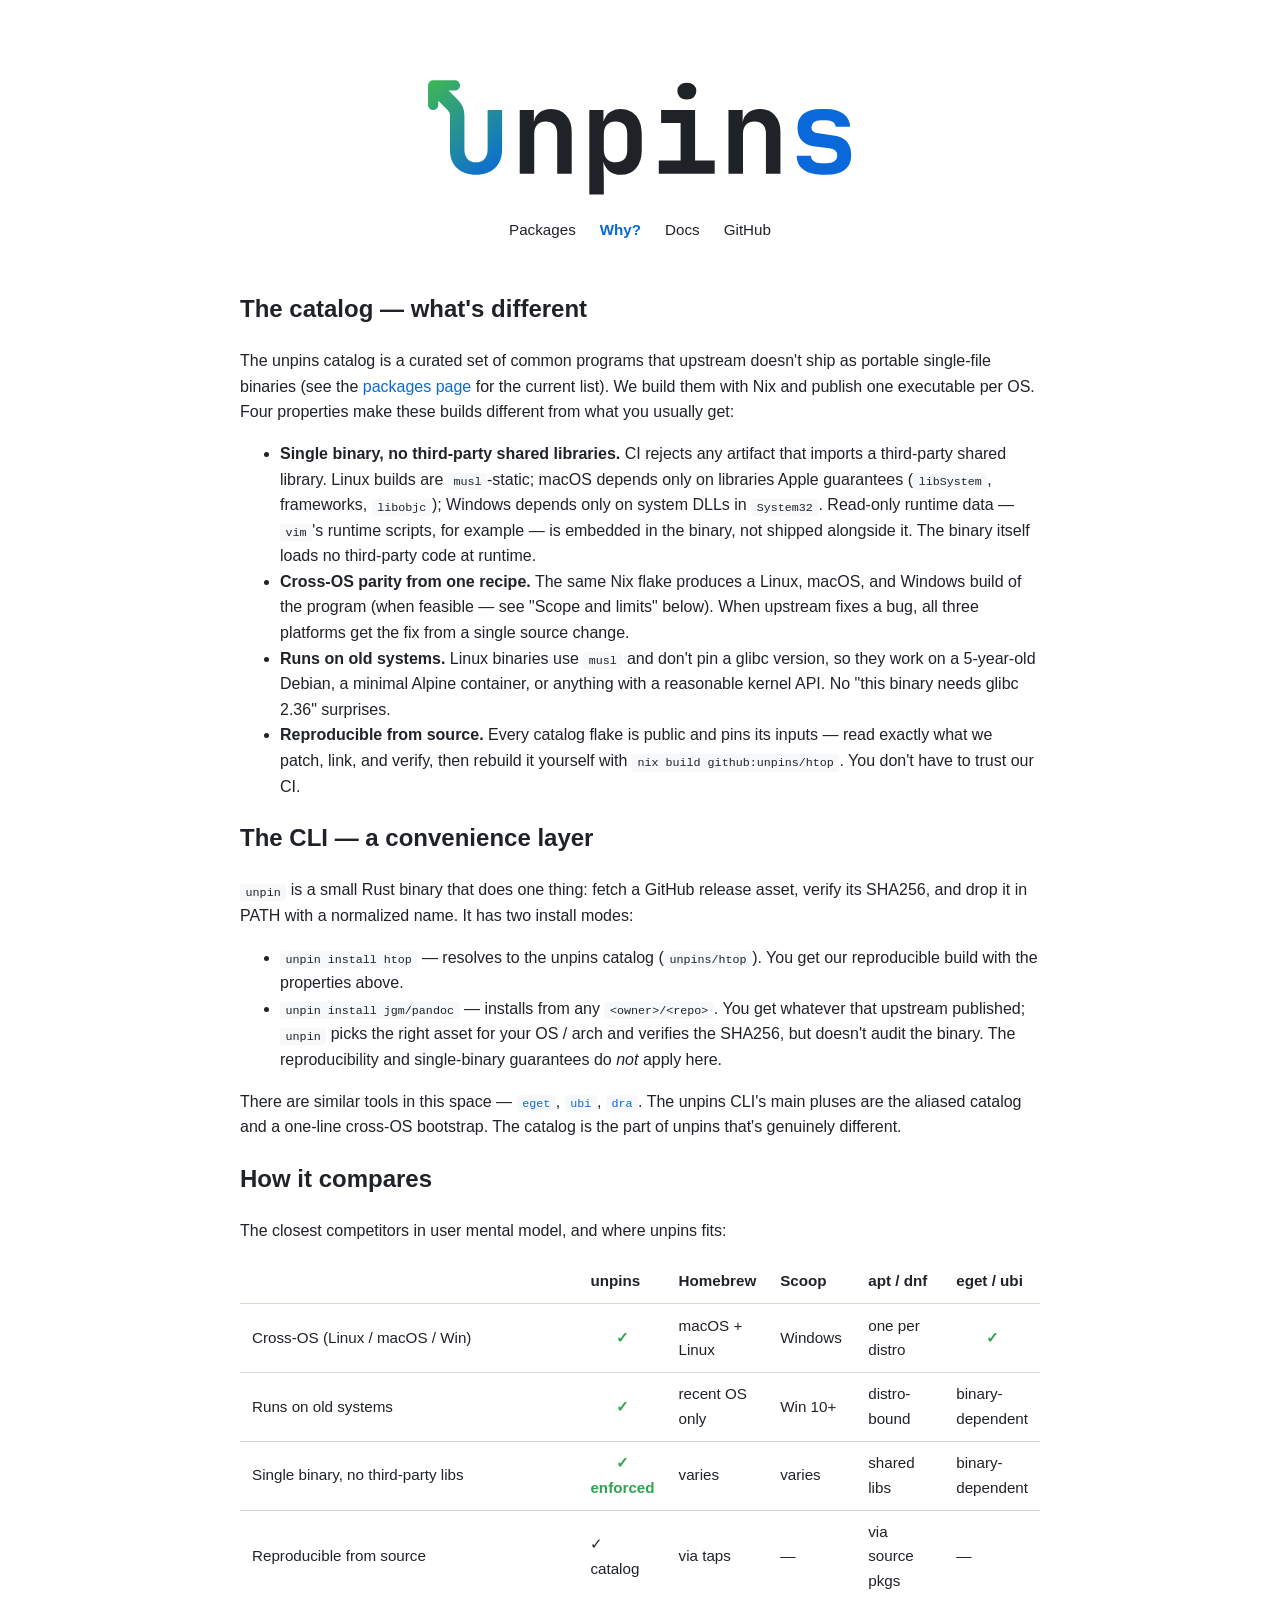
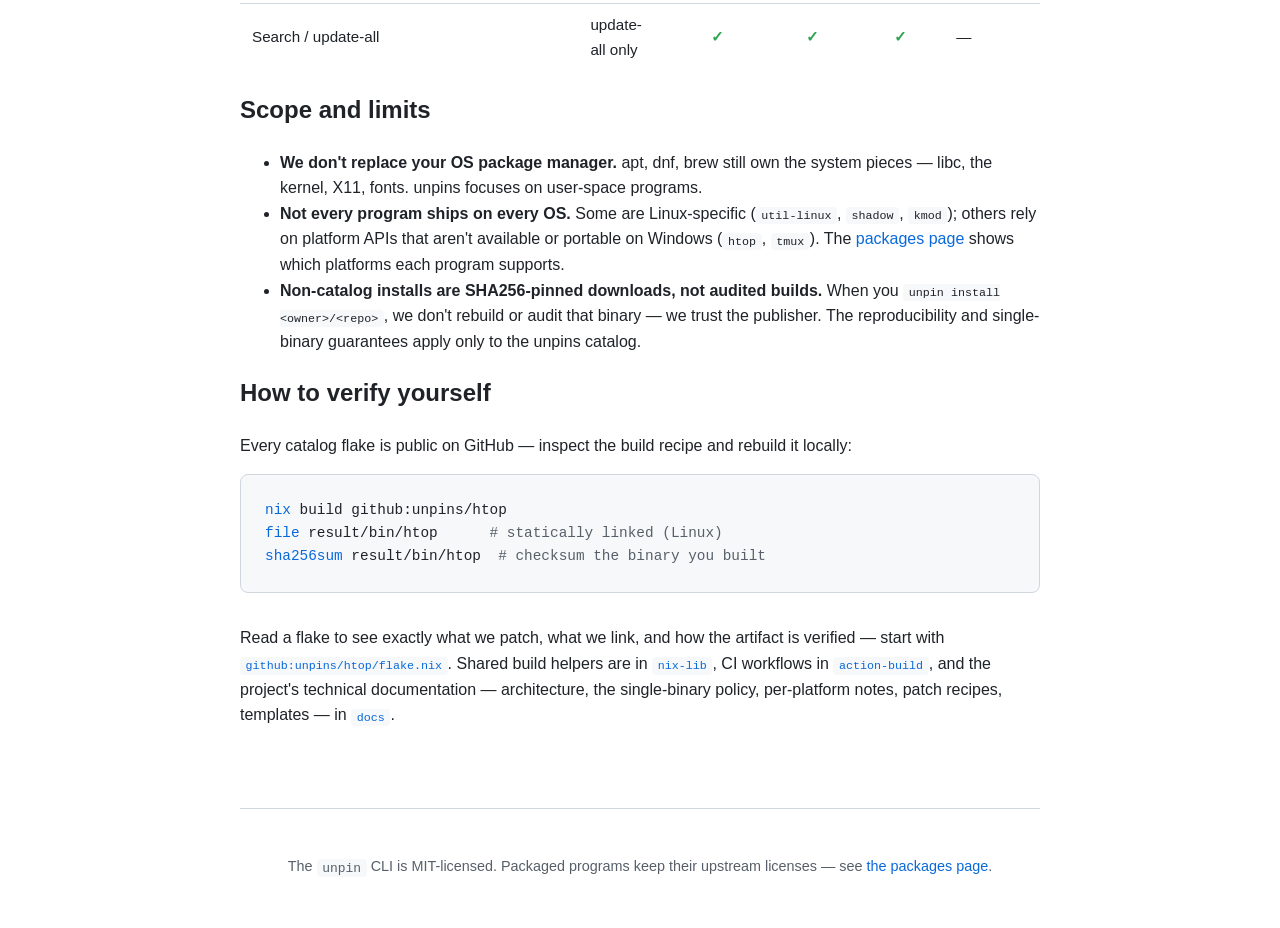
<file: why.html>
<!DOCTYPE html>
<html lang="en">
  <head>
    <meta charset="UTF-8">
    <meta name="viewport" content="width=device-width, initial-scale=1.0">
    <title>unpins — why?</title>
    <meta name="description" content="What makes unpins different from Homebrew, Scoop, or apt: enforced single-binary builds, cross-OS parity from one Nix recipe, runs on old systems, reproducible from source.">
    <meta property="og:type" content="website">
    <meta property="og:url" content="https://unpins.org/why.html">
    <meta property="og:title" content="unpins — why?">
    <meta property="og:description" content="What makes unpins different from Homebrew, Scoop, or apt: enforced single-binary builds, cross-OS parity from one Nix recipe, runs on old systems, reproducible from source.">
    <meta property="og:image" content="https://unpins.org/og.png">
    <meta property="og:image:width" content="1200">
    <meta property="og:image:height" content="630">
    <meta name="twitter:card" content="summary_large_image">
    <link rel="icon" type="image/svg+xml" href="favicon.svg">
    <link rel="stylesheet" href="styles.css">
  </head>
  <body class="subpage">
    <div class="container">
      <header>
        <h1><a href="index.html"><img src="unpins-logo.svg" alt="unpins" class="logo"></a></h1>
        <nav class="topnav">
          <a href="packages.html">Packages</a>
          <a href="why.html" aria-current="page">Why?</a>
          <a href="https://github.com/unpins/unpin#usage">Docs</a>
          <a href="https://github.com/unpins">GitHub</a>
        </nav>
      </header>

      <section>
        <h2>The catalog — what's different</h2>
        <p>
          The unpins catalog is a curated set of common programs that upstream doesn't ship as portable single-file binaries (see the <a href="packages.html">packages page</a> for the current list). We build them with Nix and publish one executable per OS. Four properties make these builds different from what you usually get:
        </p>
        <ul>
          <li>
            <strong>Single binary, no third-party shared libraries.</strong> CI rejects any artifact that imports a third-party shared library. Linux builds are <code>musl</code>-static; macOS depends only on libraries Apple guarantees (<code>libSystem</code>, frameworks, <code>libobjc</code>); Windows depends only on system DLLs in <code>System32</code>. Read-only runtime data — <code>vim</code>'s runtime scripts, for example — is embedded in the binary, not shipped alongside it. The binary itself loads no third-party code at runtime.
          </li>
          <li>
            <strong>Cross-OS parity from one recipe.</strong> The same Nix flake produces a Linux, macOS, and Windows build of the program (when feasible — see "Scope and limits" below). When upstream fixes a bug, all three platforms get the fix from a single source change.
          </li>
          <li>
            <strong>Runs on old systems.</strong> Linux binaries use <code>musl</code> and don't pin a glibc version, so they work on a 5-year-old Debian, a minimal Alpine container, or anything with a reasonable kernel API. No "this binary needs glibc 2.36" surprises.
          </li>
          <li>
            <strong>Reproducible from source.</strong> Every catalog flake is public and pins its inputs — read exactly what we patch, link, and verify, then rebuild it yourself with <code>nix build github:unpins/htop</code>. You don't have to trust our CI.
          </li>
        </ul>
      </section>

      <section>
        <h2>The CLI — a convenience layer</h2>
        <p>
          <code>unpin</code> is a small Rust binary that does one thing: fetch a GitHub release asset, verify its SHA256, and drop it in PATH with a normalized name. It has two install modes:
        </p>
        <ul>
          <li>
            <code>unpin install htop</code> — resolves to the unpins catalog (<code>unpins/htop</code>). You get our reproducible build with the properties above.
          </li>
          <li>
            <code>unpin install jgm/pandoc</code> — installs from any <code>&lt;owner&gt;/&lt;repo&gt;</code>. You get whatever that upstream published; <code>unpin</code> picks the right asset for your OS / arch and verifies the SHA256, but doesn't audit the binary. The reproducibility and single-binary guarantees do <em>not</em> apply here.
          </li>
        </ul>
        <p>
          There are similar tools in this space — <a href="https://github.com/zyedidia/eget"><code>eget</code></a>, <a href="https://github.com/houseabsolute/ubi"><code>ubi</code></a>, <a href="https://github.com/devmatteini/dra"><code>dra</code></a>. The unpins CLI's main pluses are the aliased catalog and a one-line cross-OS bootstrap. The catalog is the part of unpins that's genuinely different.
        </p>
      </section>

      <section>
        <h2>How it compares</h2>
        <p>The closest competitors in user mental model, and where unpins fits:</p>
        <table class="pkg-table">
          <thead>
            <tr>
              <th></th>
              <th>unpins</th>
              <th>Homebrew</th>
              <th>Scoop</th>
              <th>apt / dnf</th>
              <th>eget / ubi</th>
            </tr>
          </thead>
          <tbody>
            <tr><td>Cross-OS (Linux / macOS / Win)</td><td class="os yes"><span aria-hidden="true">✓</span><span class="sr-only">yes</span></td><td>macOS + Linux</td><td>Windows</td><td>one per distro</td><td class="os yes"><span aria-hidden="true">✓</span><span class="sr-only">yes</span></td></tr>
            <tr><td>Runs on old systems</td><td class="os yes"><span aria-hidden="true">✓</span><span class="sr-only">yes</span></td><td>recent OS only</td><td>Win 10+</td><td>distro-bound</td><td>binary-dependent</td></tr>
            <tr><td>Single binary, no third-party libs</td><td class="os yes"><span aria-hidden="true">✓</span><span class="sr-only">yes,</span> enforced</td><td>varies</td><td>varies</td><td>shared libs</td><td>binary-dependent</td></tr>
            <tr><td>Reproducible from source</td><td><span aria-hidden="true">✓</span><span class="sr-only">yes,</span> catalog</td><td>via taps</td><td><span aria-hidden="true">—</span><span class="sr-only">no</span></td><td>via source pkgs</td><td><span aria-hidden="true">—</span><span class="sr-only">no</span></td></tr>
            <tr><td>Search / update-all</td><td>update-all only</td><td class="os yes"><span aria-hidden="true">✓</span><span class="sr-only">yes</span></td><td class="os yes"><span aria-hidden="true">✓</span><span class="sr-only">yes</span></td><td class="os yes"><span aria-hidden="true">✓</span><span class="sr-only">yes</span></td><td><span aria-hidden="true">—</span><span class="sr-only">no</span></td></tr>
          </tbody>
        </table>
      </section>

      <section>
        <h2>Scope and limits</h2>
        <ul>
          <li>
            <strong>We don't replace your OS package manager.</strong> apt, dnf, brew still own the system pieces — libc, the kernel, X11, fonts. unpins focuses on user-space programs.
          </li>
          <li>
            <strong>Not every program ships on every OS.</strong> Some are Linux-specific (<code>util-linux</code>, <code>shadow</code>, <code>kmod</code>); others rely on platform APIs that aren't available or portable on Windows (<code>htop</code>, <code>tmux</code>). The <a href="packages.html">packages page</a> shows which platforms each program supports.
          </li>
          <li>
            <strong>Non-catalog installs are SHA256-pinned downloads, not audited builds.</strong> When you <code>unpin install &lt;owner&gt;/&lt;repo&gt;</code>, we don't rebuild or audit that binary — we trust the publisher. The reproducibility and single-binary guarantees apply only to the unpins catalog.
          </li>
        </ul>
      </section>

      <section>
        <h2>How to verify yourself</h2>
        <p>Every catalog flake is public on GitHub — inspect the build recipe and rebuild it locally:</p>
        <div class="install-box-wrapper">
          <div class="install-box"><code><span class="cmd">nix</span> build github:unpins/htop
<span class="cmd">file</span> result/bin/htop      <span class="comment"># statically linked (Linux)</span>
<span class="cmd">sha256sum</span> result/bin/htop  <span class="comment"># checksum the binary you built</span></code></div>
        </div>
        <p>
          Read a flake to see exactly what we patch, what we link, and how the artifact is verified — start with <a href="https://github.com/unpins/htop/blob/main/flake.nix"><code>github:unpins/htop/flake.nix</code></a>. Shared build helpers are in <a href="https://github.com/unpins/nix-lib"><code>nix-lib</code></a>, CI workflows in <a href="https://github.com/unpins/action-build"><code>action-build</code></a>, and the project's technical documentation — architecture, the single-binary policy, per-platform notes, patch recipes, templates — in <a href="https://github.com/unpins/docs"><code>docs</code></a>.
        </p>
      </section>

      <footer>
        <p>
          The <code>unpin</code> CLI is MIT-licensed. Packaged programs keep their upstream licenses — see <a href="packages.html">the packages page</a>.
        </p>
      </footer>
    </div>
  </body>
</html>
</file>
<file: styles.css>
:root {
  /* Light Theme (Default) */
  --bg: #ffffff;
  --text: #1f2328;
  --accent: #0969da;
  --code-bg: #f6f8fa;
  --border: #d0d7de;
  --tagline: #57606a;
  --header-text: #1f2328;
  --btn-bg: #ffffff;
  --btn-border: #d0d7de;
  --btn-hover-bg: #f3f4f6;
}

@media (prefers-color-scheme: dark) {
  :root {
    /* Dark Theme */
    --bg: #0d1117;
    --text: #c9d1d9;
    --accent: #58a6ff;
    --code-bg: #161b22;
    --border: #30363d;
    --tagline: #8b949e;
    --header-text: #ffffff;
    --btn-bg: #21262d;
    --btn-border: #30363d;
    --btn-hover-bg: #30363d;
  }
}

body {
  font-family:
    -apple-system, BlinkMacSystemFont, "Segoe UI", Helvetica, Arial,
    sans-serif;
  background-color: var(--bg);
  color: var(--text);
  line-height: 1.6;
  margin: 0;
  display: flex;
  flex-direction: column;
  align-items: center;
  padding: 2rem;
}
.container {
  max-width: 800px;
  width: 100%;
}
header {
  margin-bottom: 4rem;
  text-align: center;
}
h1 {
  font-size: 3.5rem;
  color: var(--header-text);
  margin-bottom: 0.5rem;
  letter-spacing: -2px;
}
h1 a {
  color: inherit;
  text-decoration: none;
}
a {
  color: var(--accent);
  text-decoration: none;
}
a:hover {
  text-decoration: underline;
}
footer {
  margin-top: 5rem;
  padding-top: 2rem;
  border-top: 1px solid var(--border);
  text-align: center;
  font-size: 0.9rem;
  color: var(--tagline);
}

/* Wordmark image (theme-aware SVG: adapts to prefers-color-scheme on its own). */
.logo {
  display: block;
  height: 8rem;
  width: auto;
  max-width: 100%;
  margin: 0 auto;
}

/* Subpage tweaks: tighter header spacing (logo stays the same size as on
   the home page for visual consistency). */
.subpage header {
  margin-bottom: 3rem;
}

.tagline {
  font-size: 1.25rem;
  color: var(--tagline);
}

/* Hero lead: the project promise (first half of the canonical sentence), sits
   just below the top nav on the home page. See github:unpins/docs/messaging.md. */
.lead {
  font-size: 1.05rem;
  line-height: 1.6;
  max-width: 600px;
  margin: 1.25rem auto 0;
  color: var(--header-text);
}

/* Demo GIF: theme-aware <picture> on the home page, just below the hero. */
.demo {
  margin-top: 2.5rem;
}
.demo img {
  display: block;
  width: 100%;
  /* The SVG is 687px intrinsic; without a cap it upscales to the section width
     and the terminal font ends up larger than the page text. Cap below intrinsic
     so it scales down (glyph ~12px) and center it. */
  max-width: 620px;
  margin-inline: auto;
  border: 1px solid var(--border);
  border-radius: 8px;
}

/* Top navigation: shown on every page below the logo. Replaces the
   per-subpage "← Back to home" pattern and surfaces Docs prominently. */
.topnav {
  margin-top: 1.25rem;
  display: flex;
  justify-content: center;
  flex-wrap: wrap;
  gap: 0.25rem 1.5rem;
  font-size: 0.95rem;
}
.topnav a {
  color: var(--text);
}
.topnav a:hover {
  color: var(--accent);
}
.topnav a[aria-current="page"] {
  color: var(--accent);
  font-weight: 600;
}

/* Install tabs (GitHub-style underline). CSS-only tabs via hidden radio
   inputs: the `:checked` state of one radio drives both the active label
   styling and which pane is visible (using `~` sibling combinators). This
   avoids `display: contents` on <details>, which misbehaves inside CSS
   grid on mobile Chromium and pushed the install-box into the wrong cell. */
.install-tabs {
  margin-bottom: 1.25rem;
}
/* Visually hide the radios but keep them focusable for keyboard users. */
.install-tab-radio {
  position: absolute;
  width: 1px;
  height: 1px;
  margin: -1px;
  padding: 0;
  border: 0;
  clip: rect(0 0 0 0);
  overflow: hidden;
  white-space: nowrap;
}
.install-tab-labels {
  display: flex;
  flex-wrap: wrap;
  border-bottom: 1px solid var(--border);
}
.install-tab-labels > label {
  cursor: pointer;
  padding: 0.6rem 1.1rem;
  font-weight: 500;
  color: var(--tagline);
  border-bottom: 2px solid transparent;
  margin-bottom: -1px;        /* overlap the row's bottom border */
  user-select: none;
  transition: color 0.15s;
}
.install-tab-labels > label:hover {
  color: var(--text);
}
.install-tab-pane {
  display: none;
  padding-top: 1rem;
}
#ip-linux:checked ~ .install-tab-labels > label[for="ip-linux"],
#ip-macos:checked ~ .install-tab-labels > label[for="ip-macos"],
#ip-windows:checked ~ .install-tab-labels > label[for="ip-windows"] {
  color: var(--accent);
  border-bottom-color: var(--accent);
}
#ip-linux:checked ~ .install-tab-pane[data-platform="linux"],
#ip-macos:checked ~ .install-tab-pane[data-platform="macos"],
#ip-windows:checked ~ .install-tab-pane[data-platform="windows"] {
  display: block;
}
/* Keyboard focus: outline the label whose radio is focused. */
#ip-linux:focus-visible ~ .install-tab-labels > label[for="ip-linux"],
#ip-macos:focus-visible ~ .install-tab-labels > label[for="ip-macos"],
#ip-windows:focus-visible ~ .install-tab-labels > label[for="ip-windows"] {
  outline: 2px solid var(--accent);
  outline-offset: 2px;
  border-radius: 3px;
}

.install-box-wrapper {
  position: relative;
  margin: 0 0 2rem 0;
}
/* Tighten the gap when an install-note follows the code block. */
.install-box-wrapper:has(+ .install-note) {
  margin-bottom: 0.5rem;
}
.install-box {
  background: var(--code-bg);
  border: 1px solid var(--border);
  padding: 1.5rem;
  /* Leave room for the absolutely-positioned copy button in the top-right
     so it doesn't sit on top of the first line of code. */
  padding-right: 3.25rem;
  border-radius: 8px;
  font-family:
    "SFMono-Regular", Consolas, "Liberation Mono", Menlo, monospace;
  margin: 0;
  overflow-x: auto;
  white-space: pre;
  font-size: 0.9rem;
}
.copy-btn {
  position: absolute;
  top: 0.75rem;
  right: 0.75rem;
  background: var(--btn-bg);
  border: 1px solid var(--btn-border);
  border-radius: 6px;
  color: var(--tagline);
  cursor: pointer;
  padding: 0.5rem;
  display: flex;
  align-items: center;
  justify-content: center;
  transition: all 0.2s ease;
  z-index: 10;
  box-shadow: 0 1px 3px rgba(0,0,0,0.05);
}
.copy-btn:hover {
  background: var(--btn-hover-bg);
  color: var(--text);
}
.copy-btn svg {
  width: 16px;
  height: 16px;
  fill: none;
  stroke: currentColor;
  stroke-width: 2;
  stroke-linecap: round;
  stroke-linejoin: round;
}
.comment {
  color: var(--tagline);
}
.cmd {
  color: var(--accent);
}

.install-note {
  font-size: 0.85rem;
  color: var(--tagline);
  text-align: center;
  margin-top: 0.5rem;
  margin-bottom: 2rem;
}
.features {
  display: grid;
  grid-template-columns: 1fr 1fr;
  gap: 2rem;
  margin-top: 3rem;
}
@media (max-width: 600px) {
  body {
    padding: 1rem;
  }
  h1 {
    font-size: 2.5rem;
  }
  header {
    margin-bottom: 2.5rem;
  }
  .logo {
    height: 6rem;
  }
  .features {
    grid-template-columns: 1fr;
    gap: 1.25rem;
  }
  .install-box {
    padding: 1rem;
    padding-right: 2.75rem;
    font-size: 0.8rem;
  }
  .copy-btn {
    top: 0.5rem;
    right: 0.5rem;
    padding: 0.35rem;
  }
  .install-tab-labels > label {
    padding: 0.55rem 0.8rem;
  }
}
.feature-card h3 {
  color: var(--header-text);
  margin-bottom: 0.5rem;
}
.feature-card p {
  font-size: 0.9rem;
}

/* Packages page table */
code {
  background: var(--code-bg);
  padding: 0.1rem 0.35rem;
  border-radius: 4px;
  font-size: 0.9em;
}
/* Code inside the install-box is already styled by .install-box itself
   (monospace + padding on the box); don't re-apply the pill background. */
.install-box code {
  background: transparent;
  padding: 0;
  border-radius: 0;
  font-size: inherit;
}
.back {
  margin-bottom: 2rem;
  font-size: 0.95rem;
}
/* Visually hidden, still read by screen readers — used for the yes/no text
   behind the ✓/— glyphs in the support tables. */
.sr-only {
  position: absolute;
  width: 1px;
  height: 1px;
  margin: -1px;
  padding: 0;
  border: 0;
  clip: rect(0 0 0 0);
  overflow: hidden;
  white-space: nowrap;
}

.pkg-count {
  color: var(--tagline);
  margin-bottom: 1rem;
}
.pkg-filter {
  width: 100%;
  box-sizing: border-box;
  padding: 0.55rem 0.85rem;
  font-size: 0.95rem;
  font-family: inherit;
  color: var(--text);
  background: var(--code-bg);
  border: 1px solid var(--border);
  border-radius: 6px;
}
.pkg-filter:focus {
  outline: 2px solid var(--accent);
  outline-offset: -1px;
}
/* The description column makes the table wider than narrow viewports;
   scroll the table instead of breaking the page layout. */
.table-scroll {
  overflow-x: auto;
}
/* On wide screens, let the table break out of the 800px prose container
   (centered on it) instead of hiding the trailing columns behind a scroll.
   The 5rem slack absorbs body padding + the viewport scrollbar that 100vw
   includes. Kicks in once the container is pinned at its 800px max. */
@media (min-width: 864px) {
  .table-scroll {
    --table-w: min(1080px, calc(100vw - 5rem));
    width: var(--table-w);
    margin-left: calc((800px - var(--table-w)) / 2);
  }
}
.pkg-table {
  width: 100%;
  border-collapse: collapse;
  font-size: 0.95rem;
  margin-top: 1rem;
}
.pkg-table th, .pkg-table td {
  padding: 0.6rem 0.75rem;
  border-bottom: 1px solid var(--border);
  text-align: left;
}
.pkg-table th {
  font-weight: 600;
  color: var(--header-text);
}
.pkg-table th.os, .pkg-table td.os {
  text-align: center;
  width: 4rem;
}
.pkg-table td.os {
  color: var(--tagline);
}
.pkg-table td.version {
  font-family: "SFMono-Regular", Consolas, "Liberation Mono", Menlo, monospace;
  color: var(--tagline);
  font-size: 0.9em;
}
.pkg-table td.license {
  color: var(--tagline);
  font-size: 0.9em;
}
.pkg-table td.desc {
  color: var(--tagline);
  font-size: 0.9em;
  min-width: 16rem;
}
.pkg-table th.size, .pkg-table td.size {
  text-align: right;
  white-space: nowrap;
}
.pkg-table td.size {
  font-family: "SFMono-Regular", Consolas, "Liberation Mono", Menlo, monospace;
  color: var(--tagline);
  font-size: 0.9em;
}
.pkg-table td.yes {
  color: #2da44e;
  font-weight: 600;
}
.pkg-table tr:last-child td {
  border-bottom: none;
}
/* status.html: CI badge column. Reserve the badge's intrinsic height so rows
   don't reflow as the live SVGs load in. */
.status-table td.ci {
  width: 7rem;
}
.ci-badge {
  display: block;
  height: 20px;
}
.pkg-note {
  font-size: 0.85rem;
  color: var(--tagline);
  margin-top: 1rem;
}
/* The cosmo `✓*` legend sits ABOVE the table, so give it room before the
   header row (the trailing .pkg-note only needs margin-top). */
.cosmo-note {
  margin-bottom: 1rem;
}
</file>
